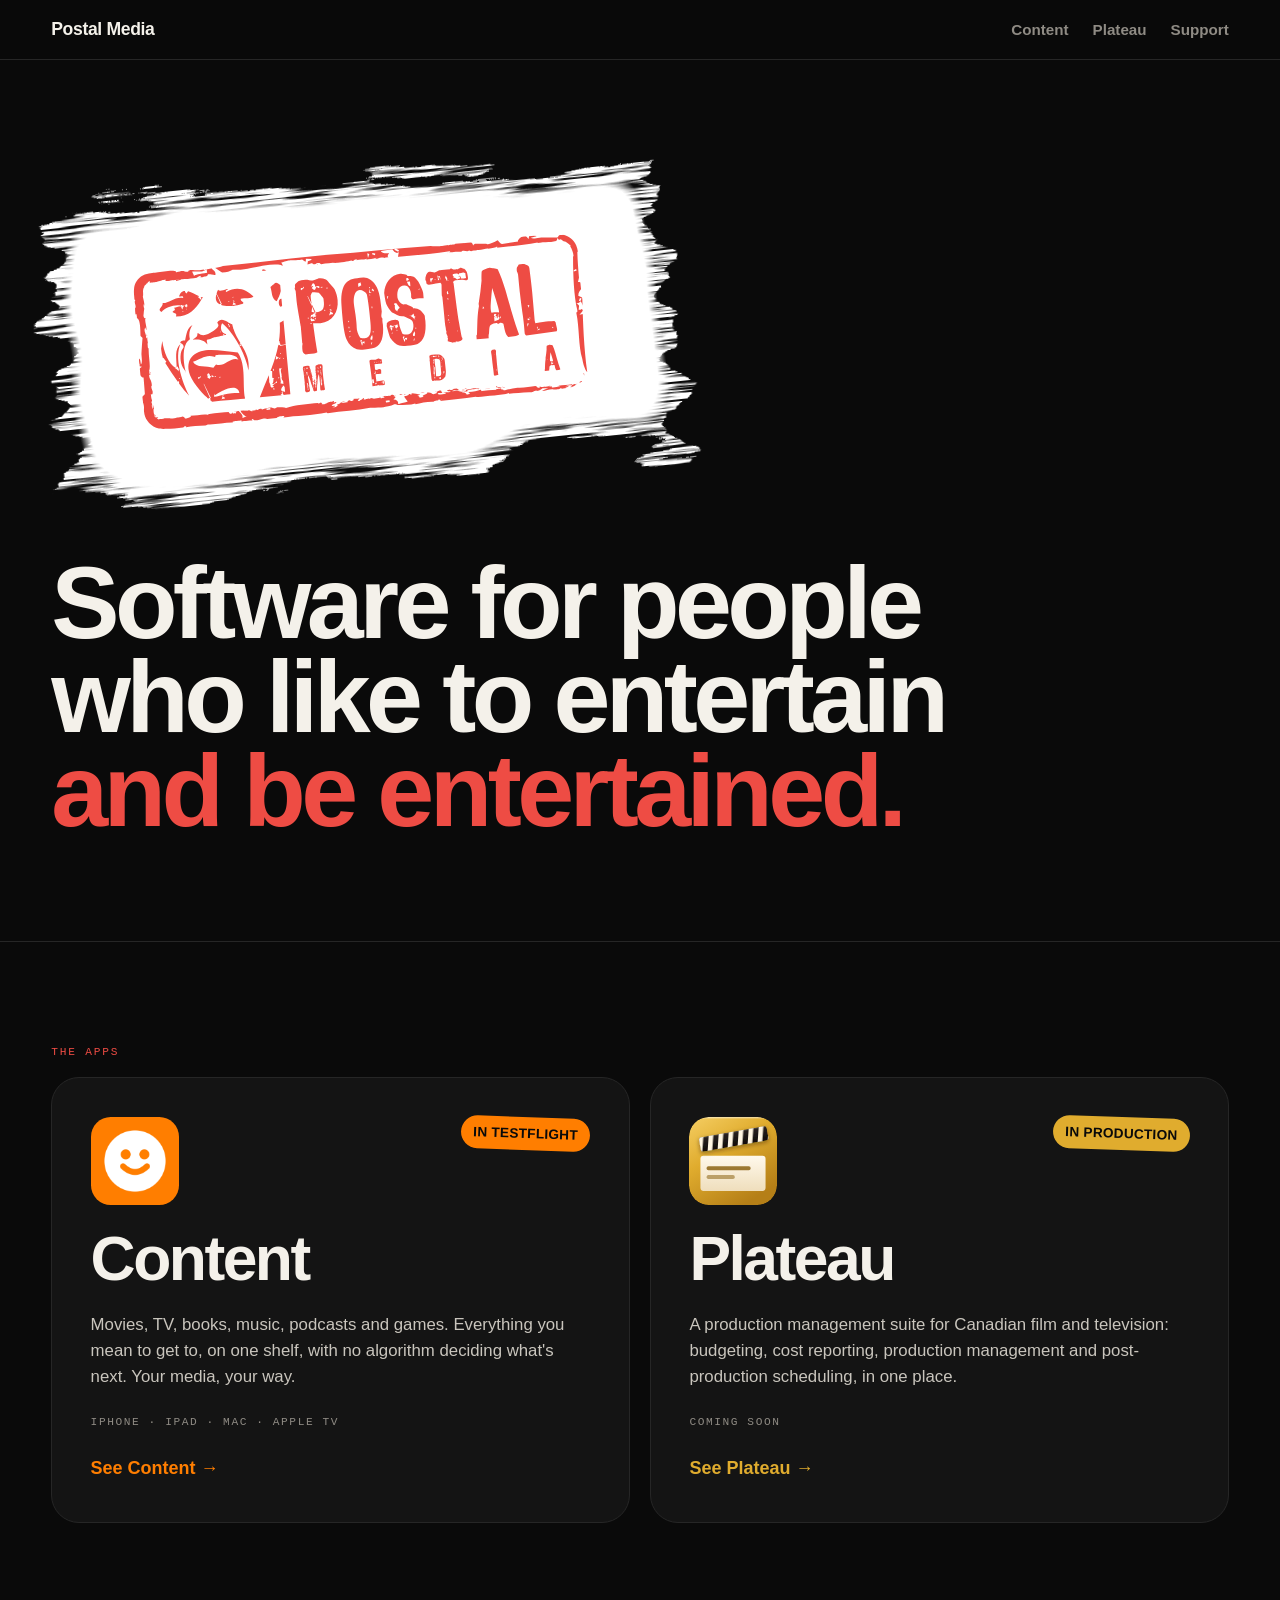
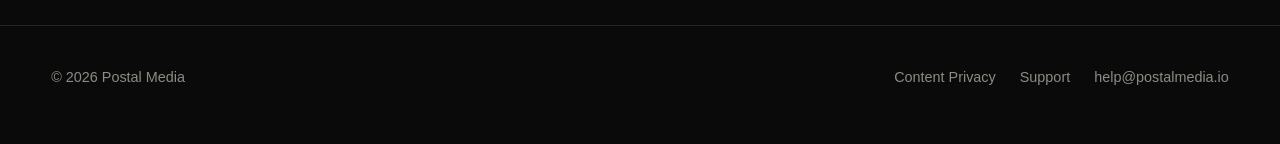
<file: index.html>
<!doctype html>
<html lang="en">
<head>
<meta charset="utf-8">
<meta name="viewport" content="width=device-width, initial-scale=1">
<title>Postal Media</title>
<meta name="description" content="Postal Media is a small studio making software for people who like to entertain and be entertained.">
<link rel="stylesheet" href="/assets/css/site.css">
<link rel="icon" href="/assets/brand/postal-media.svg" type="image/svg+xml">
<meta property="og:title" content="Postal Media">
<meta property="og:description" content="A small studio making software for people who like to entertain and be entertained.">
<meta property="og:type" content="website">
<meta property="og:url" content="https://postalmedia.io/">
</head>
<body>

<header class="masthead">
  <div class="wrap">
    <a class="home" href="/">Postal Media</a>
    <nav>
      <a href="/content/">Content</a>
      <a href="/plateau/">Plateau</a>
      <a href="/support/">Support</a>
    </nav>
  </div>
</header>

<main>

  <section>
    <div class="wrap">
      <div class="stamp-card">
        <!-- The paint the stamp sits on. Drawn rather than photographed:
             a white block pushed around by turbulence for the ragged
             edges, then bitten into by a second, finer noise for the
             dry-brush speckle. It carries no meaning, so it is hidden
             from anyone not looking at it. -->
        <svg class="paint" viewBox="0 0 600 300" preserveAspectRatio="none" aria-hidden="true" focusable="false">
          <defs>
            <filter id="brush" x="-18%" y="-30%" width="136%" height="160%">
              <!-- 1. Ragged edge. The noise is far coarser across than down,
                      so the outline wanders sideways like a dragged brush
                      rather than bobbling evenly like a cloud. -->
              <feTurbulence type="fractalNoise" baseFrequency="0.005 0.038"
                            numOctaves="5" seed="11" result="edgeNoise"/>
              <feDisplacementMap in="SourceGraphic" in2="edgeNoise" scale="64"
                                 xChannelSelector="R" yChannelSelector="G" result="ragged"/>

              <!-- 2. Dry brush. Streaks, not dust: a low horizontal frequency
                      against a high vertical one pulls the noise into long
                      thin runs, which is what a brush low on paint leaves. -->
              <feTurbulence type="fractalNoise" baseFrequency="0.016 0.4"
                            numOctaves="3" seed="5" result="grain"/>
              <!-- A steep slope on purpose. A gentle one leaves the streaks
                   half-transparent, and half-transparent white on black is
                   grey, which reads as a blurred edge rather than a painted
                   one. Paint is either there or it isn't. -->
              <feColorMatrix in="grain" type="matrix" result="streaks"
                             values="0 0 0 0 1
                                     0 0 0 0 1
                                     0 0 0 0 1
                                     6 0 0 0 -2.15"/>
              <feComposite in="ragged" in2="streaks" operator="in" result="bitten"/>

              <!-- 3. Protect the middle. Blurring the shape and then keeping
                      only what stays near-opaque leaves an eroded core, which
                      is laid back over the streaks. Without this the brush
                      eats through the whole swash and the stamp becomes
                      unreadable. The paint has to be paint under the mark
                      and texture only at the edges. -->
              <feGaussianBlur in="ragged" stdDeviation="19" result="soft"/>
              <feColorMatrix in="soft" type="matrix" result="core"
                             values="0 0 0 0 1
                                     0 0 0 0 1
                                     0 0 0 0 1
                                     0 0 0 7 -4.6"/>
              <feComposite in="core" in2="bitten" operator="over"/>
            </filter>
          </defs>
          <rect x="34" y="34" width="532" height="232" fill="#FFFFFF" filter="url(#brush)"/>
        </svg>
        <img class="stamp" src="/assets/brand/postal-media.svg" alt="Postal Media" width="510" height="240">
      </div>
      <h1 class="display" style="margin-top:3rem">
        Software for people who like to entertain
        <span class="accent">and be entertained.</span>
      </h1>
    </div>
  </section>

  <section>
    <div class="wrap">
      <p class="label">The apps</p>
      <div class="roster">

        <a class="card card--content" href="/content/">
          <div class="card__top">
            <img class="card__icon" src="/assets/brand/content-icon.png" alt="" width="1024" height="1024">
            <span class="sticker card__status">In TestFlight</span>
          </div>
          <h2 class="card__name">Content</h2>
          <p class="card__what">
            Movies, TV, books, music, podcasts and games. Everything you mean to get
            to, on one shelf, with no algorithm deciding what's next. Your media, your way.
          </p>
          <p class="card__meta">iPhone · iPad · Mac · Apple TV</p>
          <span class="card__go">See Content →</span>
        </a>

        <a class="card card--plateau" href="/plateau/">
          <div class="card__top">
            <img class="card__icon" src="/assets/brand/plateau-icon.svg" alt="" width="1024" height="1024">
            <span class="sticker card__status">In production</span>
          </div>
          <h2 class="card__name">Plateau</h2>
          <p class="card__what">
            A production management suite for Canadian film and television:
            budgeting, cost reporting, production management and post-production
            scheduling, in one place.
          </p>
          <p class="card__meta">Coming soon</p>
          <span class="card__go">See Plateau →</span>
        </a>

      </div>
    </div>
  </section>

</main>

<footer class="colophon">
  <div class="wrap">
    <span>© 2026 Postal Media</span>
    <span class="spacer"></span>
    <a href="/content/privacy/">Content Privacy</a>
    <a href="/support/">Support</a>
    <a href="mailto:help@postalmedia.io">help@postalmedia.io</a>
  </div>
</footer>

</body>
</html>
</file>
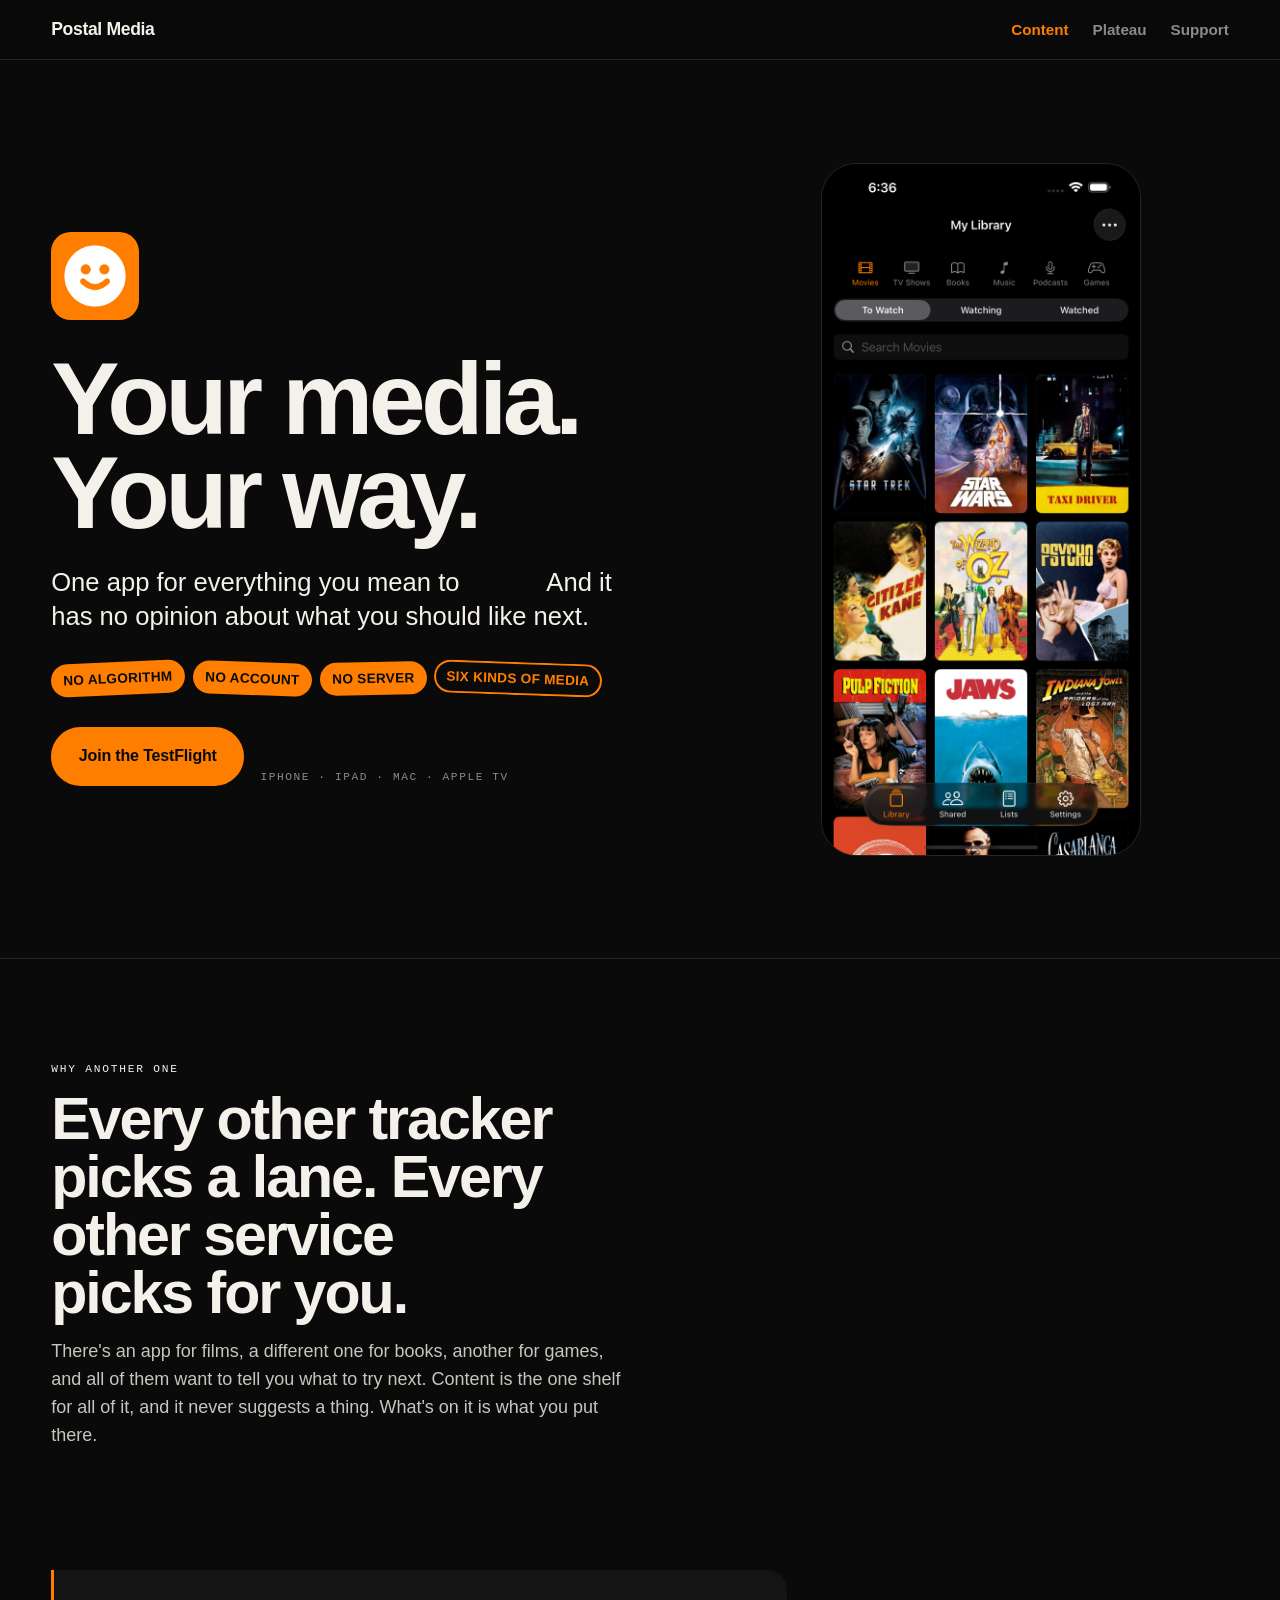
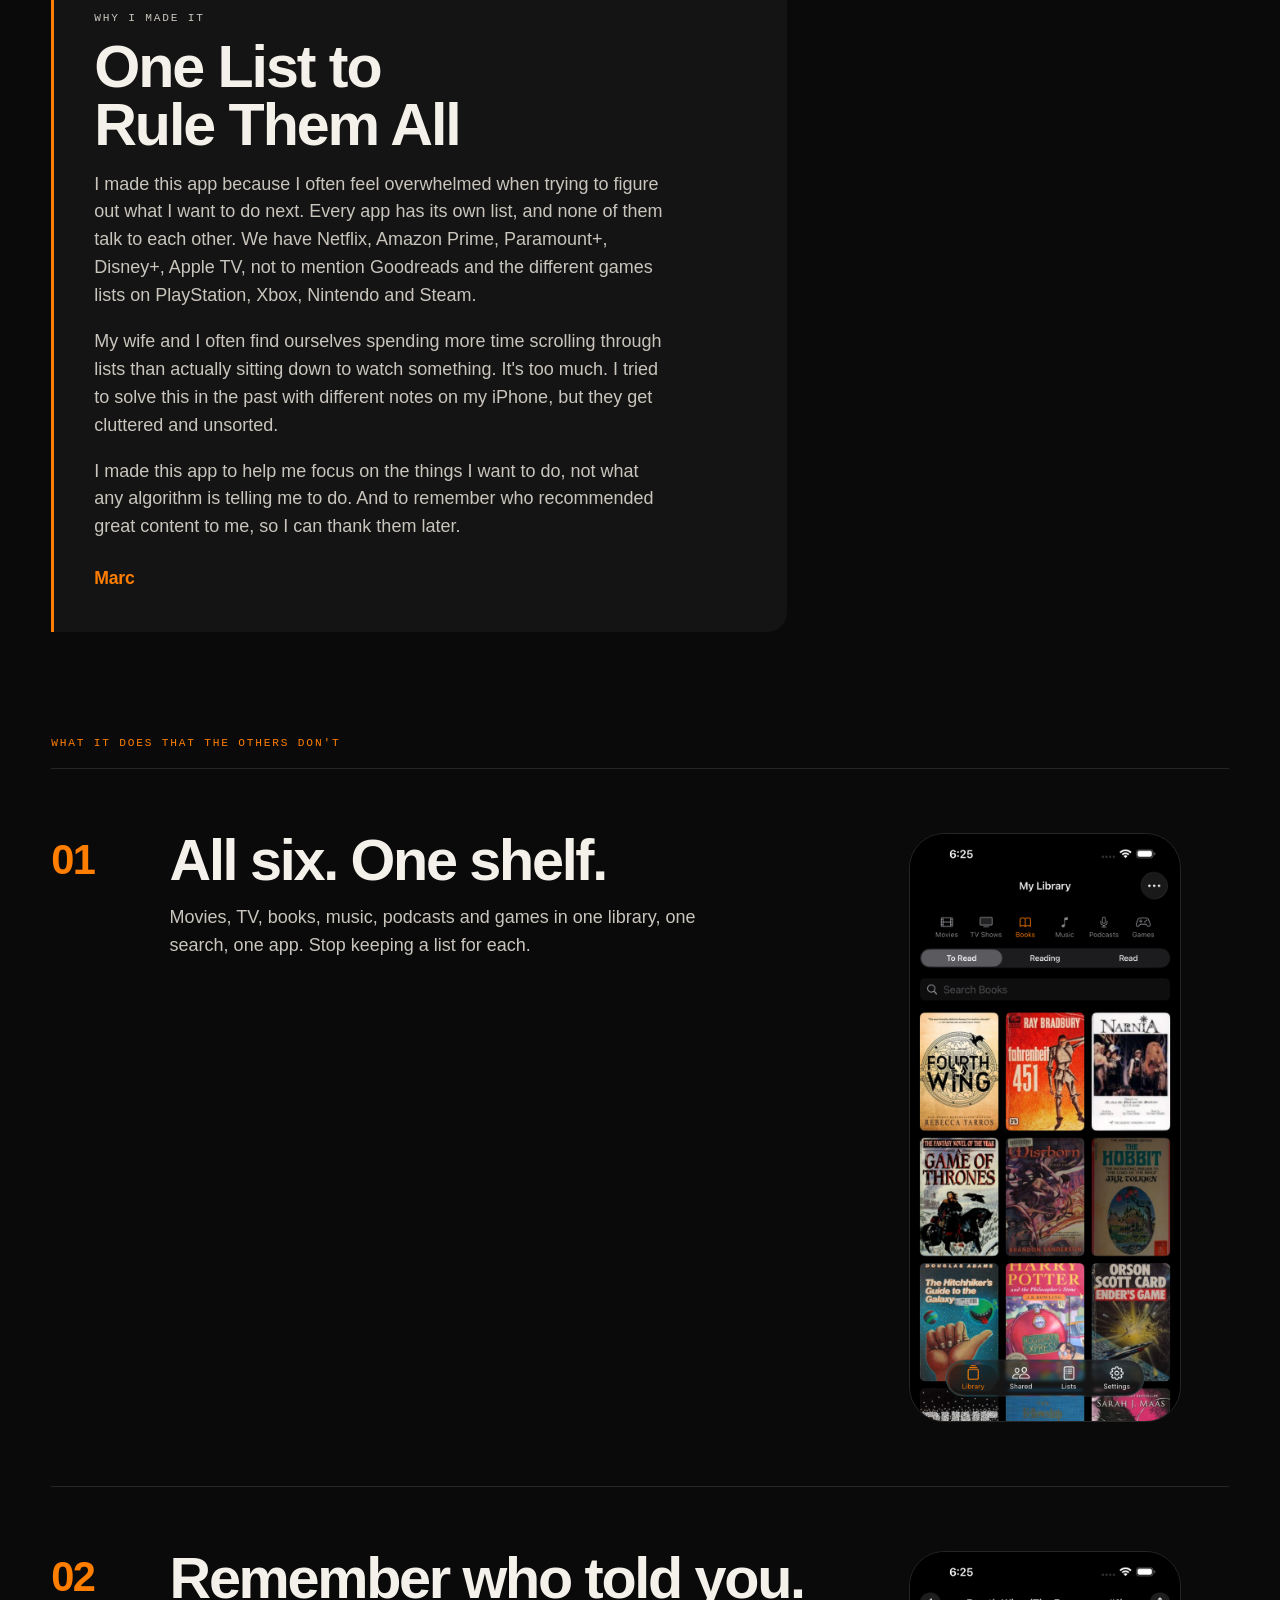
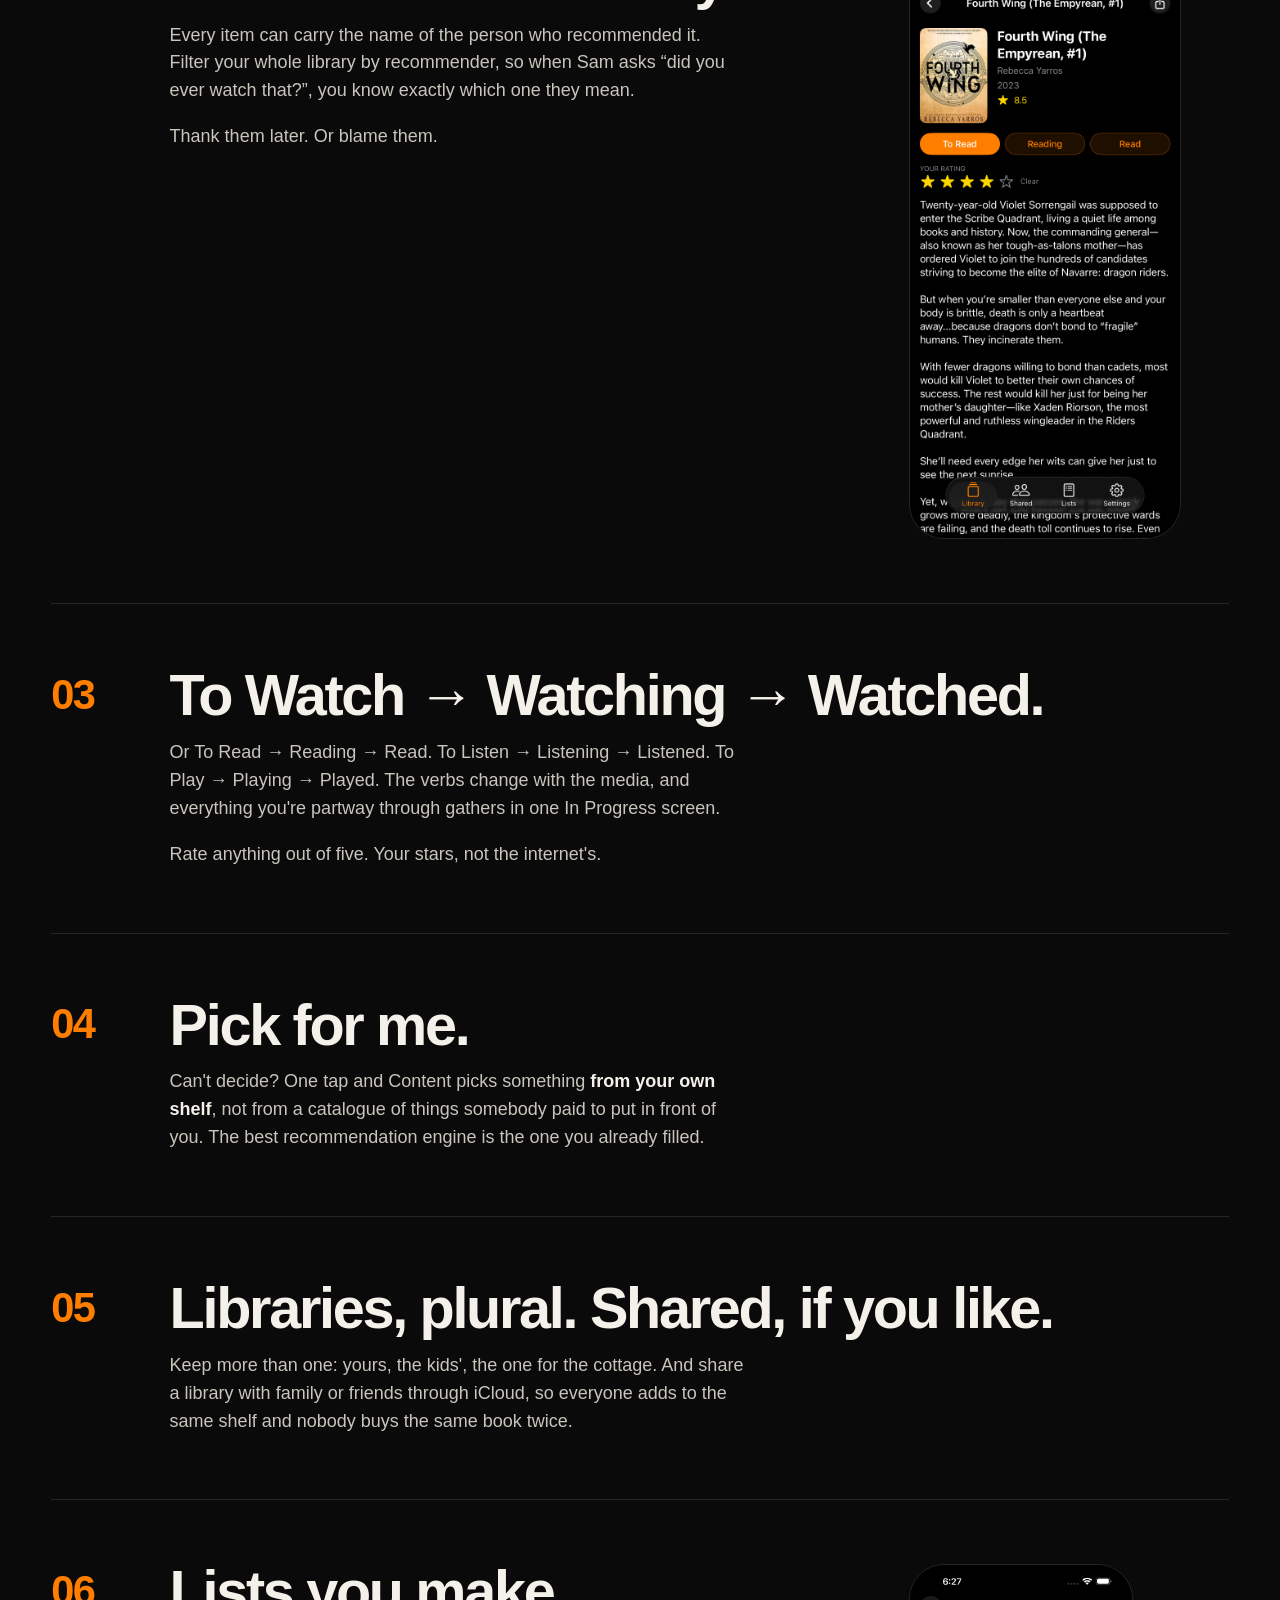
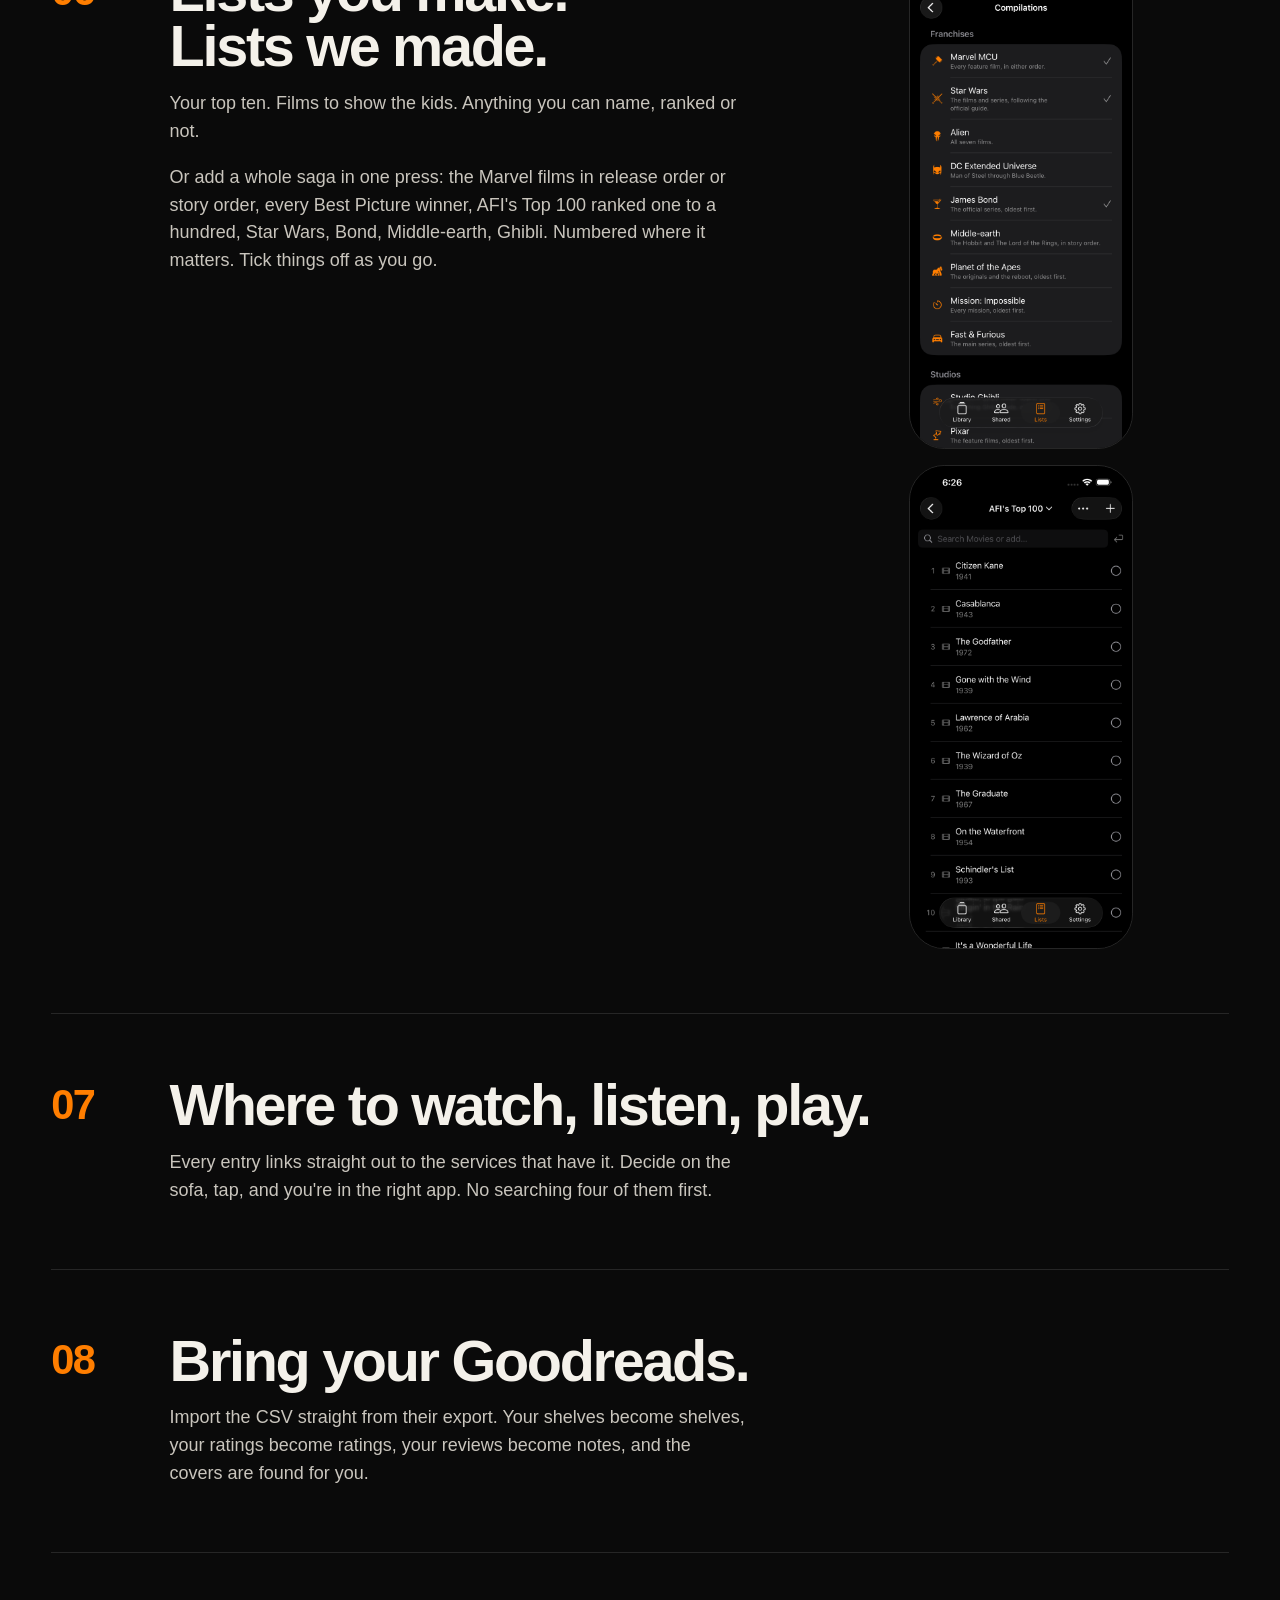
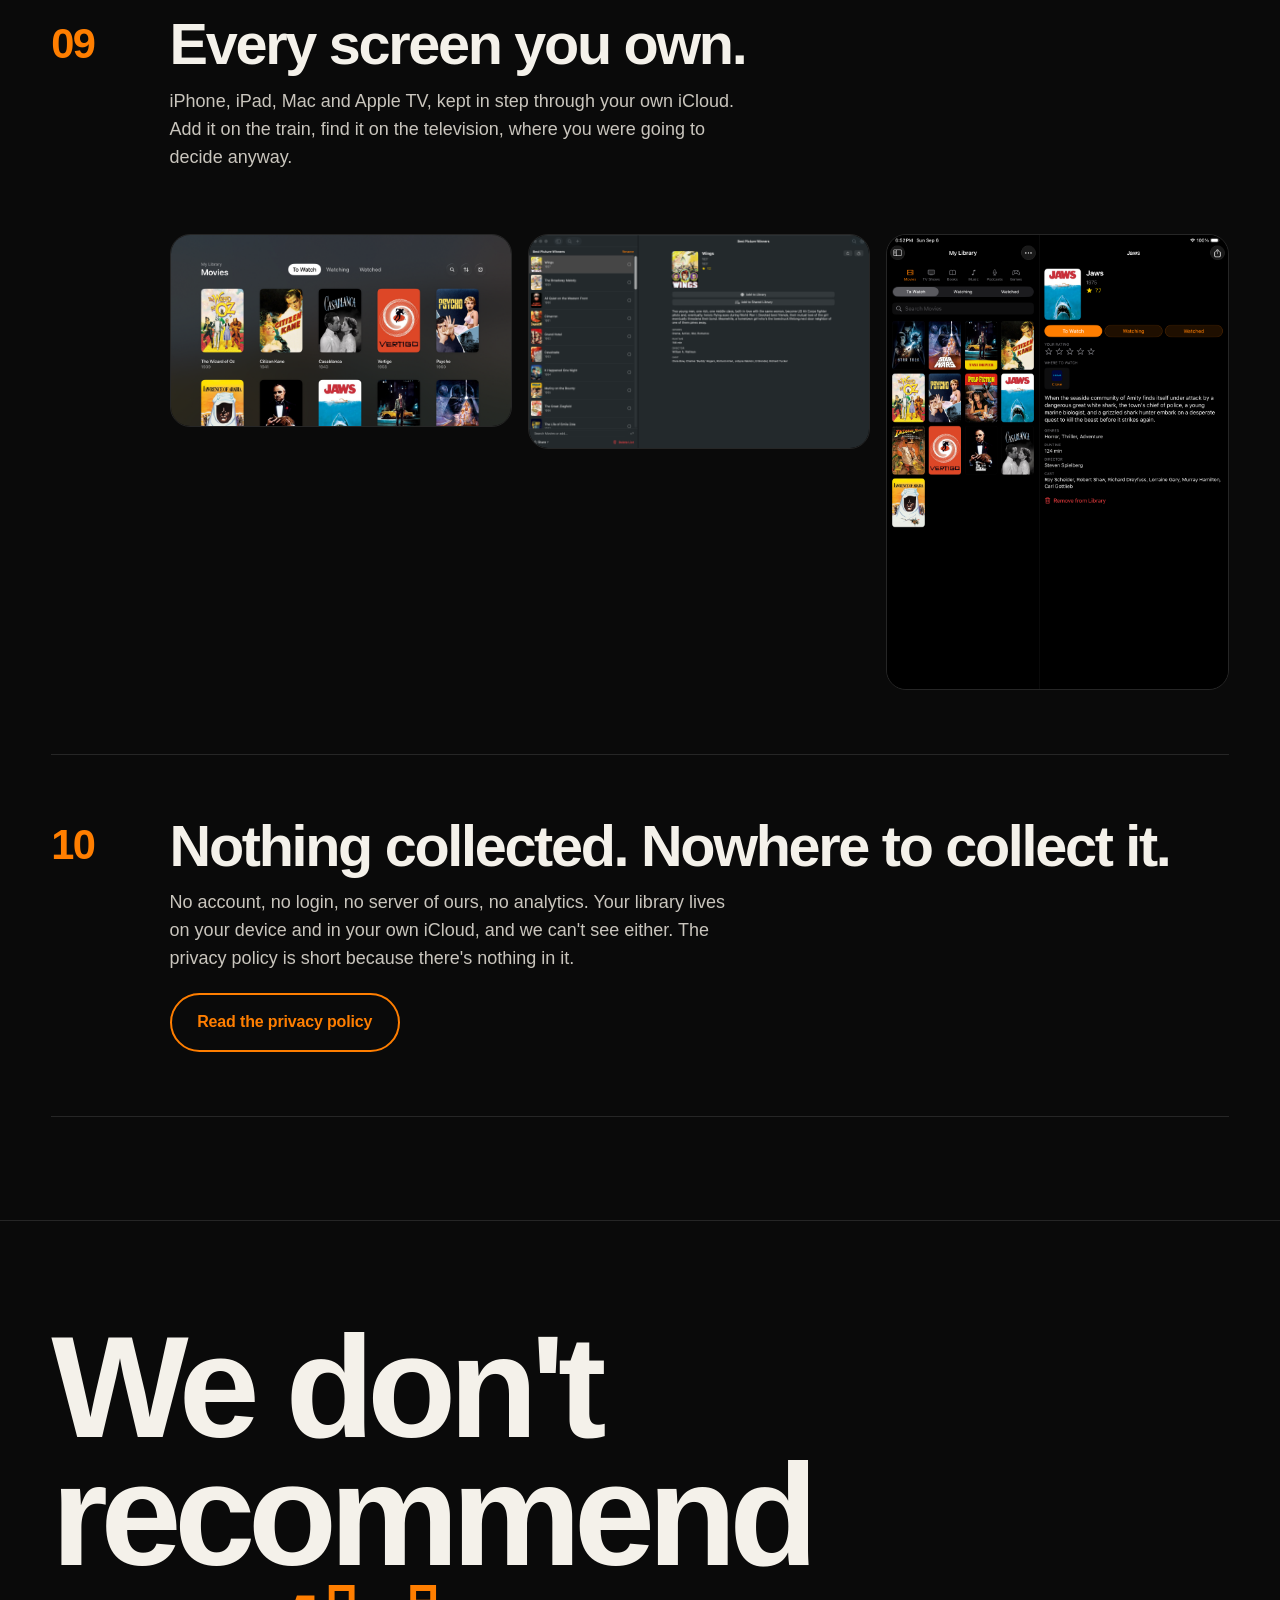
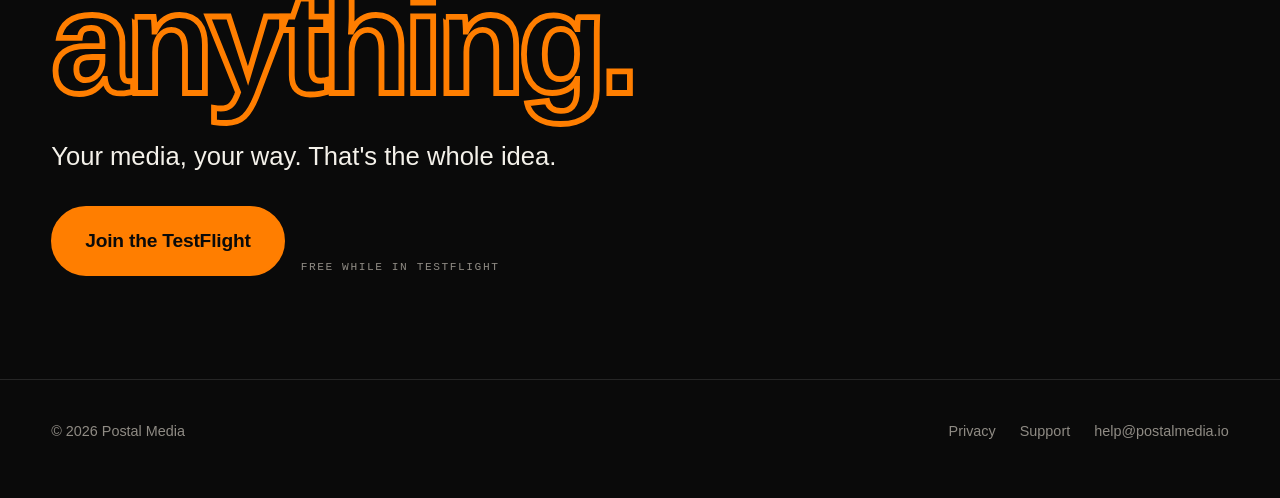
<file: content/index.html>
<!doctype html>
<html lang="en" data-world="content">
<head>
<meta charset="utf-8">
<meta name="viewport" content="width=device-width, initial-scale=1">
<title>Content · Postal Media</title>
<meta name="description" content="Movies, TV, books, music, podcasts and games on one shelf. Track who recommended it, share a library with family, pick for me, ready-made lists, iCloud sync across iPhone, iPad, Mac and Apple TV. No account, no server, no recommendations.">
<link rel="stylesheet" href="/assets/css/site.css">
<link rel="icon" href="/assets/brand/content-icon.png">
<meta property="og:title" content="Content: your media, your way">
<meta property="og:description" content="Six kinds of media on one shelf. No algorithm, no account, no server. We don't recommend anything.">
<meta property="og:url" content="https://postalmedia.io/content/">
</head>
<body>

<header class="masthead">
  <div class="wrap">
    <a class="home" href="/">Postal Media</a>
    <nav>
      <a href="/content/" aria-current="page">Content</a>
      <a href="/plateau/">Plateau</a>
      <a href="/support/">Support</a>
    </nav>
  </div>
</header>

<main>

  <section>
    <div class="wrap">
      <div class="hero">
        <div>
          <img src="/assets/brand/content-icon.png" alt="" width="120" height="120"
               style="width:5.5rem;height:5.5rem;border-radius:22.4%;margin-bottom:2rem">
          <h1 class="display">Your media.<br>Your way.</h1>
          <p class="lede" style="margin-top:1.5rem">
            One app for everything you mean to
            <span class="cycle" aria-label="watch, read, hear and play"><span>watch.</span><span>read.</span><span>hear.</span><span>play.</span></span>
            And it has no opinion about what you should like next.
          </p>
          <ul class="stickers" style="margin-top:1.75rem" aria-label="In short">
            <li class="sticker">No algorithm</li>
            <li class="sticker">No account</li>
            <li class="sticker">No server</li>
            <li class="sticker sticker--ghost">Six kinds of media</li>
          </ul>
          <div class="actions">
            <a class="btn" href="/support/">Join the TestFlight</a>
            <span class="card__meta">iPhone · iPad · Mac · Apple TV</span>
          </div>
        </div>
        <div>
          <img class="shot shot--phone hero__shot" src="/assets/img/iphone-06-movies.png"
               alt="Content on iPhone showing a shelf of film posters" width="1320" height="2868">
        </div>
      </div>
    </div>
  </section>

  <section>
    <div class="wrap">
      <div class="prose">
        <p class="label">Why another one</p>
        <h2 class="display display--sm">Every other tracker picks a lane. Every other service picks for you.</h2>
        <p>
          There's an app for films, a different one for books, another for games, and
          all of them want to tell you what to try next. Content is the one shelf for
          all of it, and it never suggests a thing. What's on it is what you put there.
        </p>
      </div>
    </div>
  </section>

  <section class="note-band">
    <div class="wrap">
      <div class="note">
        <p class="label">Why I made it</p>
        <h2 class="display display--sm">One List to Rule Them All</h2>
        <p>
          I made this app because I often feel overwhelmed when trying to figure out
          what I want to do next. Every app has its own list, and none of them talk to
          each other. We have Netflix, Amazon Prime, Paramount+, Disney+, Apple TV, not
          to mention Goodreads and the different games lists on PlayStation, Xbox,
          Nintendo and Steam.
        </p>
        <p>
          My wife and I often find ourselves spending more time scrolling through lists
          than actually sitting down to watch something. It's too much. I tried to solve
          this in the past with different notes on my iPhone, but they get cluttered and
          unsorted.
        </p>
        <p>
          I made this app to help me focus on the things I want to do, not what any
          algorithm is telling me to do. And to remember who recommended great content
          to me, so I can thank them later.
        </p>
        <p class="signature">Marc</p>
      </div>
    </div>
  </section>

  <section style="padding-top:0;border-top:0">
    <div class="wrap">
      <p class="label">What it does that the others don't</p>
      <div class="index">

        <div class="idx idx--shot">
          <div class="idx__n">01</div>
          <div>
            <h3>All six. One shelf.</h3>
            <p>
              Movies, TV, books, music, podcasts and games in one library, one search,
              one app. Stop keeping a list for each.
            </p>
          </div>
          <div class="idx__shot">
            <img class="shot shot--phone" src="/assets/img/iphone-01-library-books.png"
                 alt="A shelf of book covers in Content" width="1320" height="2868">
          </div>
        </div>

        <div class="idx idx--shot">
          <div class="idx__n">02</div>
          <div>
            <h3>Remember who told you.</h3>
            <p>
              Every item can carry the name of the person who recommended it. Filter your
              whole library by recommender, so when Sam asks “did you ever watch
              that?”, you know exactly which one they mean.
            </p>
            <p>Thank them later. Or blame them.</p>
          </div>
          <div class="idx__shot">
            <img class="shot shot--phone" src="/assets/img/iphone-02-detail.png"
                 alt="A book's detail screen showing status, rating and who recommended it" width="1320" height="2868">
          </div>
        </div>

        <div class="idx">
          <div class="idx__n">03</div>
          <div>
            <h3>To Watch → Watching → Watched.</h3>
            <p>
              Or To Read → Reading → Read. To Listen → Listening → Listened. To Play →
              Playing → Played. The verbs change with the media, and everything you're
              partway through gathers in one In Progress screen.
            </p>
            <p>Rate anything out of five. Your stars, not the internet's.</p>
          </div>
        </div>

        <div class="idx">
          <div class="idx__n">04</div>
          <div>
            <h3>Pick for me.</h3>
            <p>
              Can't decide? One tap and Content picks something <strong>from your own
              shelf</strong>, not from a catalogue of things somebody paid to put in
              front of you. The best recommendation engine is the one you already filled.
            </p>
          </div>
        </div>

        <div class="idx">
          <div class="idx__n">05</div>
          <div>
            <h3>Libraries, plural. Shared, if you like.</h3>
            <p>
              Keep more than one: yours, the kids', the one for the cottage. And share a
              library with family or friends through iCloud, so everyone adds to the
              same shelf and nobody buys the same book twice.
            </p>
          </div>
        </div>

        <div class="idx idx--shot">
          <div class="idx__n">06</div>
          <div>
            <h3>Lists you make. Lists we made.</h3>
            <p>
              Your top ten. Films to show the kids. Anything you can name, ranked or not.
            </p>
            <p>
              Or add a whole saga in one press: the Marvel films in release order or story
              order, every Best Picture winner, AFI's Top 100 ranked one to a hundred,
              Star Wars, Bond, Middle-earth, Ghibli. Numbered where it matters. Tick
              things off as you go.
            </p>
          </div>
          <div class="idx__shot idx__shot--row">
            <img class="shot shot--phone" src="/assets/img/iphone-05-compilations.png"
                 alt="The ready-made compilations in Content" width="1320" height="2868">
            <img class="shot shot--phone" src="/assets/img/iphone-04-afi.png"
                 alt="AFI's Top 100 as a numbered list" width="1320" height="2868">
          </div>
        </div>

        <div class="idx">
          <div class="idx__n">07</div>
          <div>
            <h3>Where to watch, listen, play.</h3>
            <p>
              Every entry links straight out to the services that have it. Decide on the
              sofa, tap, and you're in the right app. No searching four of them first.
            </p>
          </div>
        </div>

        <div class="idx">
          <div class="idx__n">08</div>
          <div>
            <h3>Bring your Goodreads.</h3>
            <p>
              Import the CSV straight from their export. Your shelves become shelves, your
              ratings become ratings, your reviews become notes, and the covers are found
              for you.
            </p>
          </div>
        </div>

        <div class="idx">
          <div class="idx__n">09</div>
          <div>
            <h3>Every screen you own.</h3>
            <p>
              iPhone, iPad, Mac and Apple TV, kept in step through your own iCloud. Add
              it on the train, find it on the television, where you were going to decide
              anyway.
            </p>
          </div>
          <div class="idx__shot idx__shot--wide">
            <div class="grid-shots">
              <img class="shot" src="/assets/img/appletv.png" alt="Content on Apple TV" width="3840" height="2160">
              <img class="shot" src="/assets/img/mac.png" alt="Content on Mac" width="2880" height="1800">
              <img class="shot" src="/assets/img/ipad.png" alt="Content on iPad" width="2064" height="2752" style="width:100%;max-width:22rem">
            </div>
          </div>
        </div>

        <div class="idx">
          <div class="idx__n">10</div>
          <div>
            <h3>Nothing collected. Nowhere to collect it.</h3>
            <p>
              No account, no login, no server of ours, no analytics. Your library lives on
              your device and in your own iCloud, and we can't see either. The privacy
              policy is short because there's nothing in it.
            </p>
            <p style="margin-top:1.25rem"><a class="btn btn--ghost" href="/content/privacy/">Read the privacy policy</a></p>
          </div>
        </div>

      </div>
    </div>
  </section>

  <section class="closer">
    <div class="wrap">
      <h2 class="display display--xl">We don't recommend <span class="outline">anything.</span></h2>
      <p class="lede">Your media, your way. That's the whole idea.</p>
      <div class="actions">
        <a class="btn btn--lg" href="/support/">Join the TestFlight</a>
        <span class="card__meta">Free while in TestFlight</span>
      </div>
    </div>
  </section>

</main>

<footer class="colophon">
  <div class="wrap">
    <span>© 2026 Postal Media</span>
    <span class="spacer"></span>
    <a href="/content/privacy/">Privacy</a>
    <a href="/support/">Support</a>
    <a href="mailto:help@postalmedia.io">help@postalmedia.io</a>
  </div>
</footer>

</body>
</html>
</file>
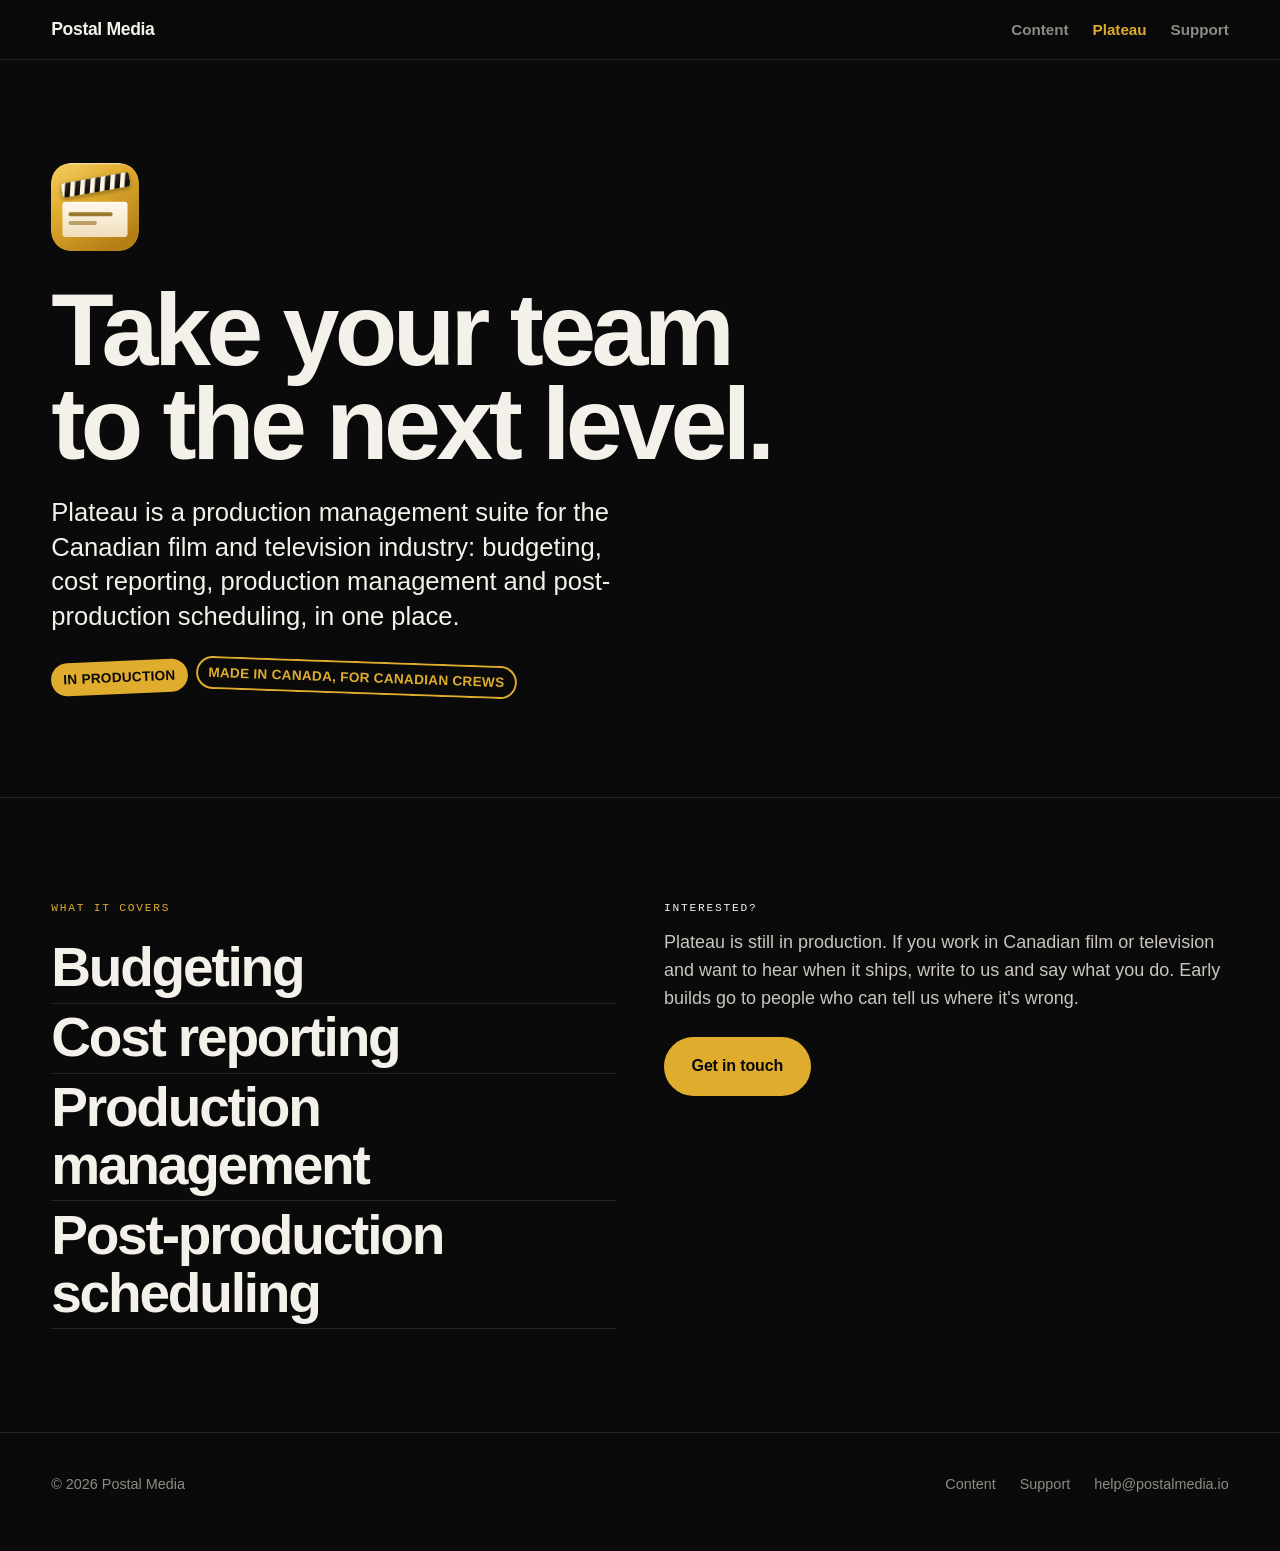
<file: plateau/index.html>
<!doctype html>
<html lang="en" data-world="plateau">
<head>
<meta charset="utf-8">
<meta name="viewport" content="width=device-width, initial-scale=1">
<title>Plateau · Postal Media</title>
<meta name="description" content="A production management suite for the Canadian film and television industry: budgeting, cost reporting, production management and post-production scheduling.">
<link rel="stylesheet" href="/assets/css/site.css">
<link rel="icon" href="/assets/brand/plateau-icon.svg" type="image/svg+xml">
<meta property="og:title" content="Plateau: production management for film and television">
<meta property="og:description" content="Budgeting, cost reporting, production management and post-production scheduling, in one place.">
<meta property="og:url" content="https://postalmedia.io/plateau/">
</head>
<body>

<header class="masthead">
  <div class="wrap">
    <a class="home" href="/">Postal Media</a>
    <nav>
      <a href="/content/">Content</a>
      <a href="/plateau/" aria-current="page">Plateau</a>
      <a href="/support/">Support</a>
    </nav>
  </div>
</header>

<main>

  <section>
    <div class="wrap">
      <img src="/assets/brand/plateau-icon.svg" alt="" width="120" height="120"
           style="width:5.5rem;height:5.5rem;border-radius:22.4%;margin-bottom:2rem">
      <h1 class="display">Take your team to the next level.</h1>
      <p class="lede" style="margin-top:1.5rem">
        Plateau is a production management suite for the Canadian film and television
        industry: budgeting, cost reporting, production management and post-production
        scheduling, in one place.
      </p>
      <ul class="stickers" style="margin-top:1.75rem" aria-label="Status">
        <li class="sticker">In production</li>
        <li class="sticker sticker--ghost">Made in Canada, for Canadian crews</li>
      </ul>
    </div>
  </section>

  <section>
    <div class="wrap">
      <div class="feature feature--top">
        <div>
          <p class="label">What it covers</p>
          <ul class="bigwords">
            <li>Budgeting</li>
            <li>Cost reporting</li>
            <li>Production management</li>
            <li>Post-production scheduling</li>
          </ul>
        </div>
        <div class="prose">
          <p class="label">Interested?</p>
          <p>
            Plateau is still in production. If you work in Canadian film or television
            and want to hear when it ships, write to us and say what you do. Early
            builds go to people who can tell us where it's wrong.
          </p>
          <p style="margin-top:1.5rem">
            <a class="btn" href="mailto:help@postalmedia.io?subject=Plateau">Get in touch</a>
          </p>
        </div>
      </div>
    </div>
  </section>

</main>

<footer class="colophon">
  <div class="wrap">
    <span>© 2026 Postal Media</span>
    <span class="spacer"></span>
    <a href="/content/">Content</a>
    <a href="/support/">Support</a>
    <a href="mailto:help@postalmedia.io">help@postalmedia.io</a>
  </div>
</footer>

</body>
</html>
</file>
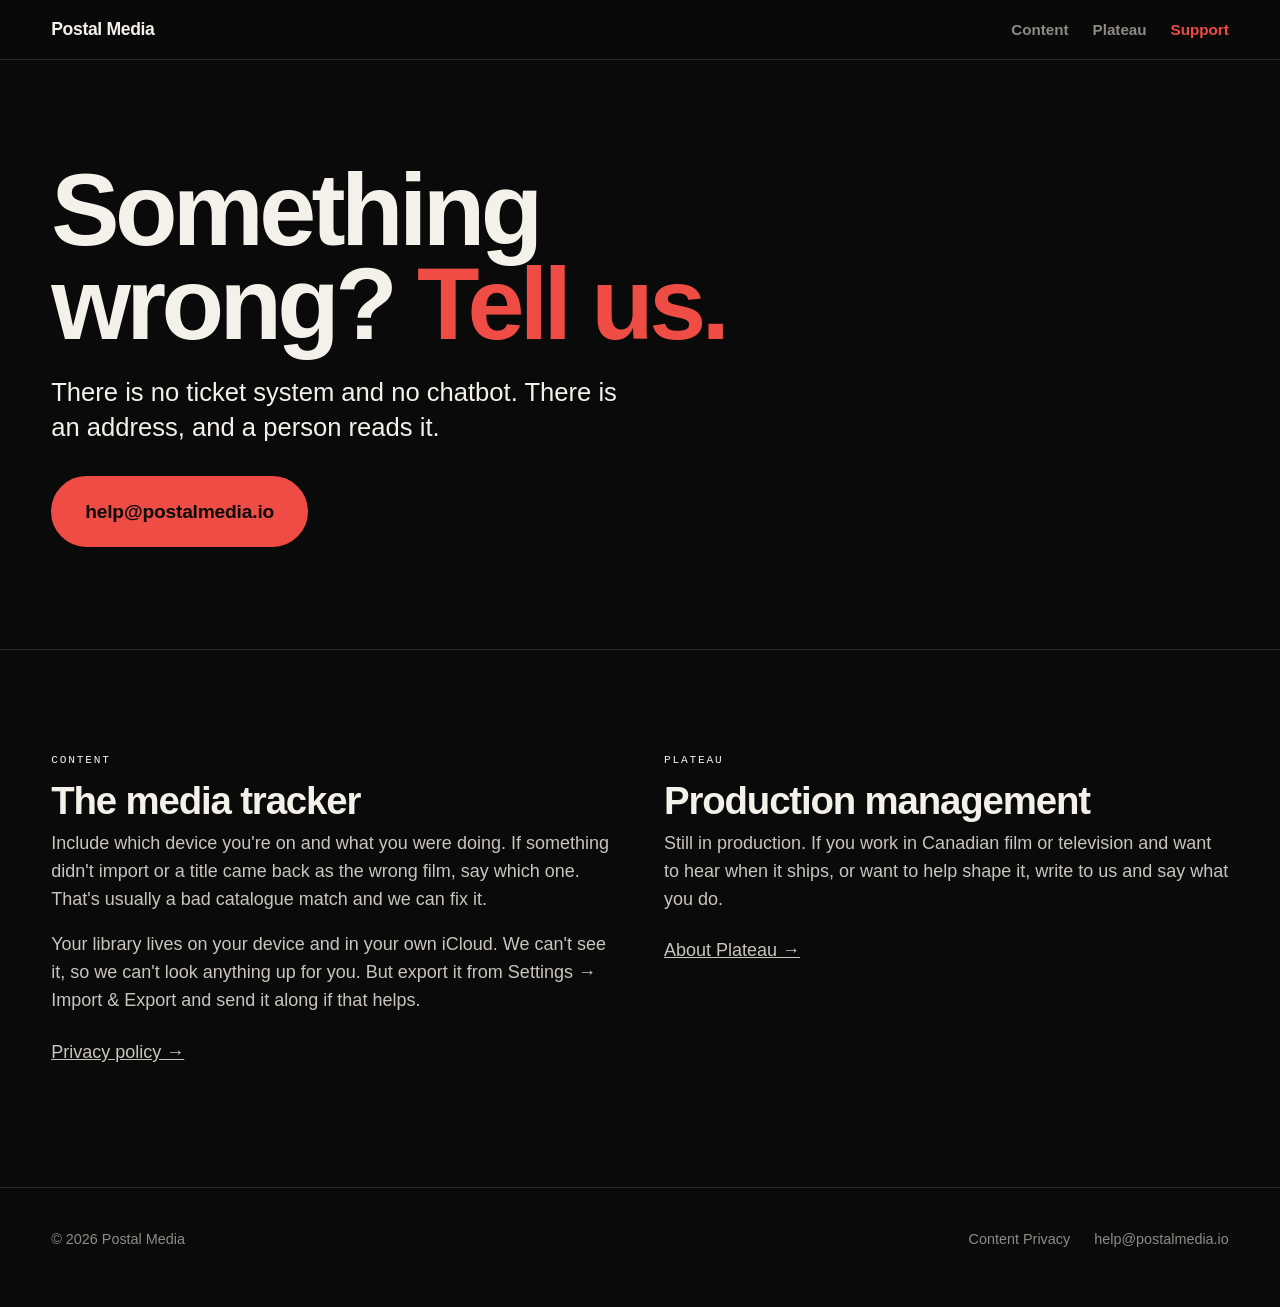
<file: support/index.html>
<!doctype html>
<html lang="en">
<head>
<meta charset="utf-8">
<meta name="viewport" content="width=device-width, initial-scale=1">
<title>Support · Postal Media</title>
<meta name="description" content="Support for Content and Plateau. Write to help@postalmedia.io.">
<link rel="stylesheet" href="/assets/css/site.css">
<link rel="icon" href="/assets/brand/postal-media.svg" type="image/svg+xml">
<meta property="og:title" content="Support · Postal Media">
<meta property="og:url" content="https://postalmedia.io/support/">
</head>
<body>

<header class="masthead">
  <div class="wrap">
    <a class="home" href="/">Postal Media</a>
    <nav>
      <a href="/content/">Content</a>
      <a href="/plateau/">Plateau</a>
      <a href="/support/" aria-current="page">Support</a>
    </nav>
  </div>
</header>

<main>

  <section>
    <div class="wrap">
      <h1 class="display">Something wrong? <span class="accent">Tell us.</span></h1>
      <p class="lede" style="margin-top:1.5rem">
        There is no ticket system and no chatbot. There is an address, and a person
        reads it.
      </p>
      <div class="actions">
        <a class="btn btn--lg" href="mailto:help@postalmedia.io">help@postalmedia.io</a>
      </div>
    </div>
  </section>

  <section>
    <div class="wrap">
      <div class="feature feature--top">

        <div class="prose">
          <p class="label">Content</p>
          <h3>The media tracker</h3>
          <p>
            Include which device you're on and what you were doing. If something
            didn't import or a title came back as the wrong film, say which one.
            That's usually a bad catalogue match and we can fix it.
          </p>
          <p>
            Your library lives on your device and in your own iCloud. We can't see it,
            so we can't look anything up for you. But export it from
            Settings → Import &amp; Export and send it along if that helps.
          </p>
          <p style="margin-top:1.5rem">
            <a href="/content/privacy/">Privacy policy →</a>
          </p>
        </div>

        <div class="prose">
          <p class="label">Plateau</p>
          <h3>Production management</h3>
          <p>
            Still in production. If you work in Canadian film or television and want
            to hear when it ships, or want to help shape it, write to us and say
            what you do.
          </p>
          <p style="margin-top:1.5rem">
            <a href="/plateau/">About Plateau →</a>
          </p>
        </div>

      </div>
    </div>
  </section>

</main>

<footer class="colophon">
  <div class="wrap">
    <span>© 2026 Postal Media</span>
    <span class="spacer"></span>
    <a href="/content/privacy/">Content Privacy</a>
    <a href="mailto:help@postalmedia.io">help@postalmedia.io</a>
  </div>
</footer>

</body>
</html>
</file>
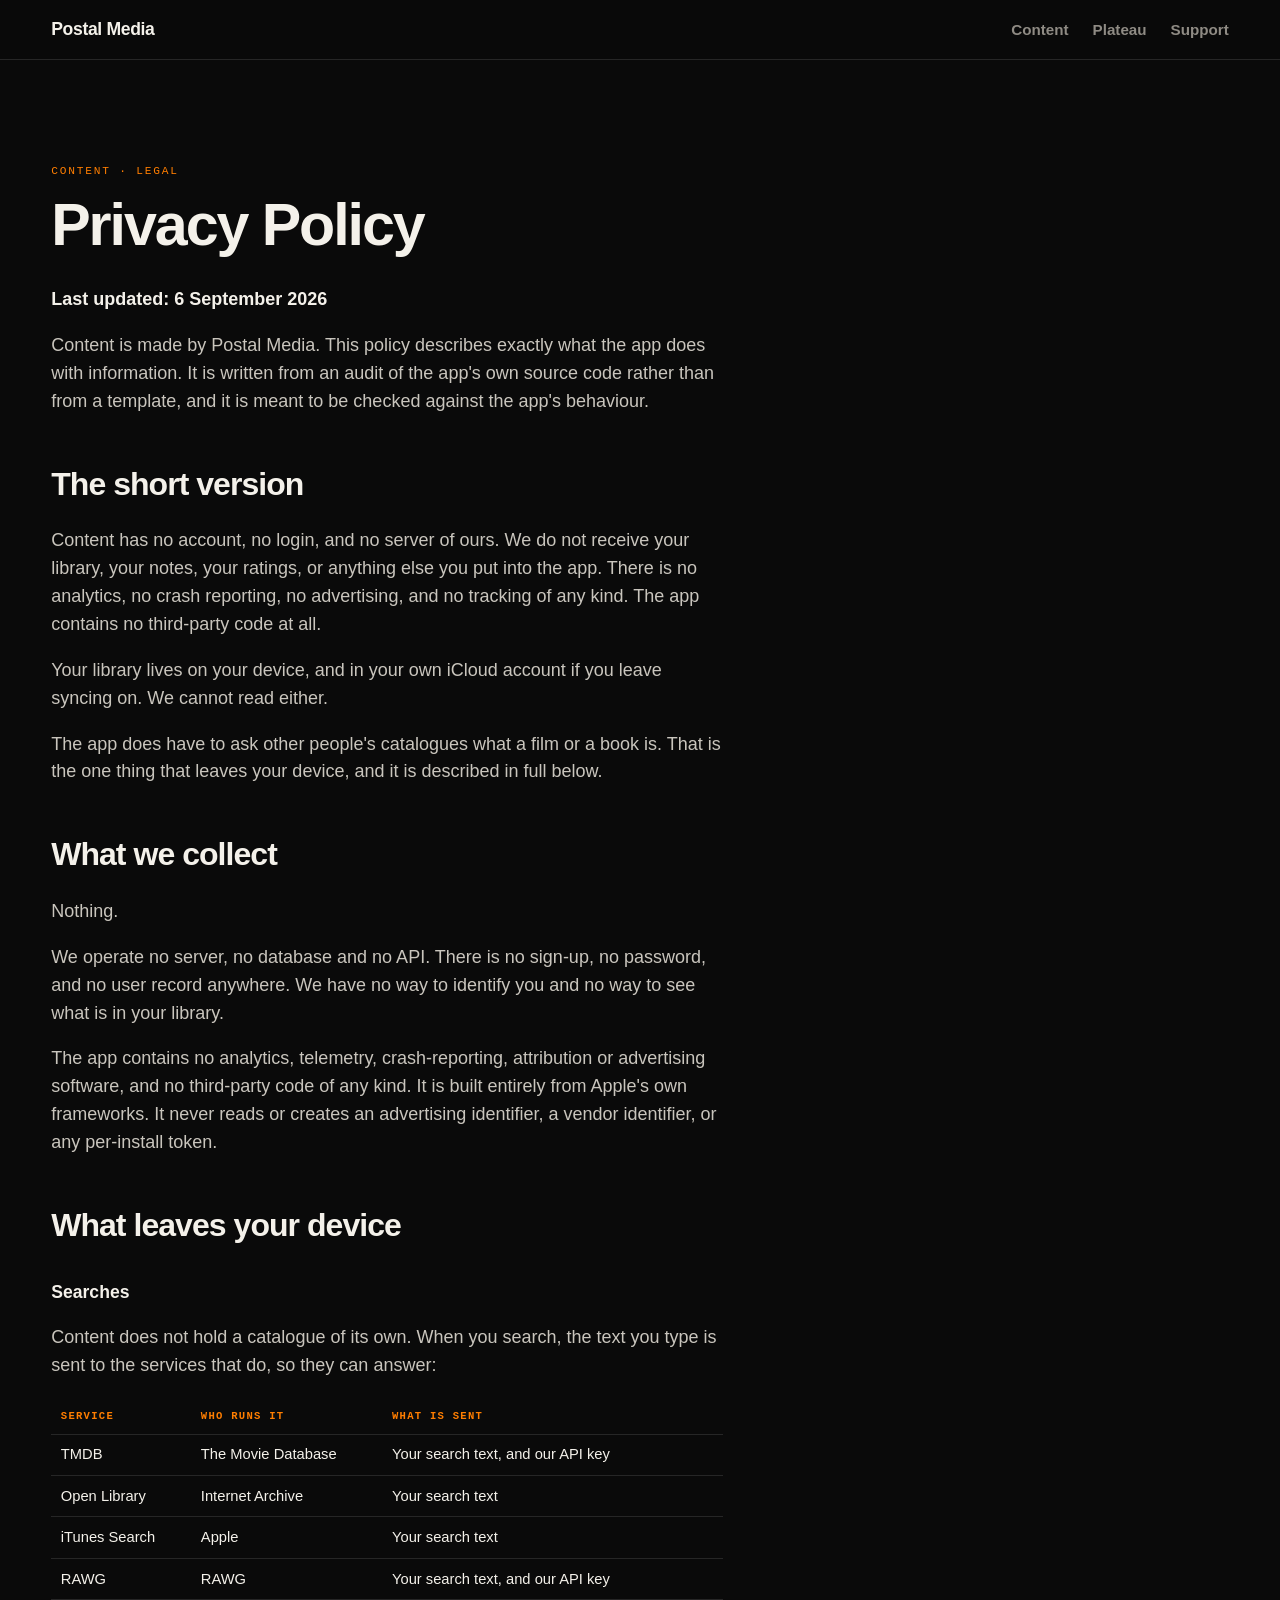
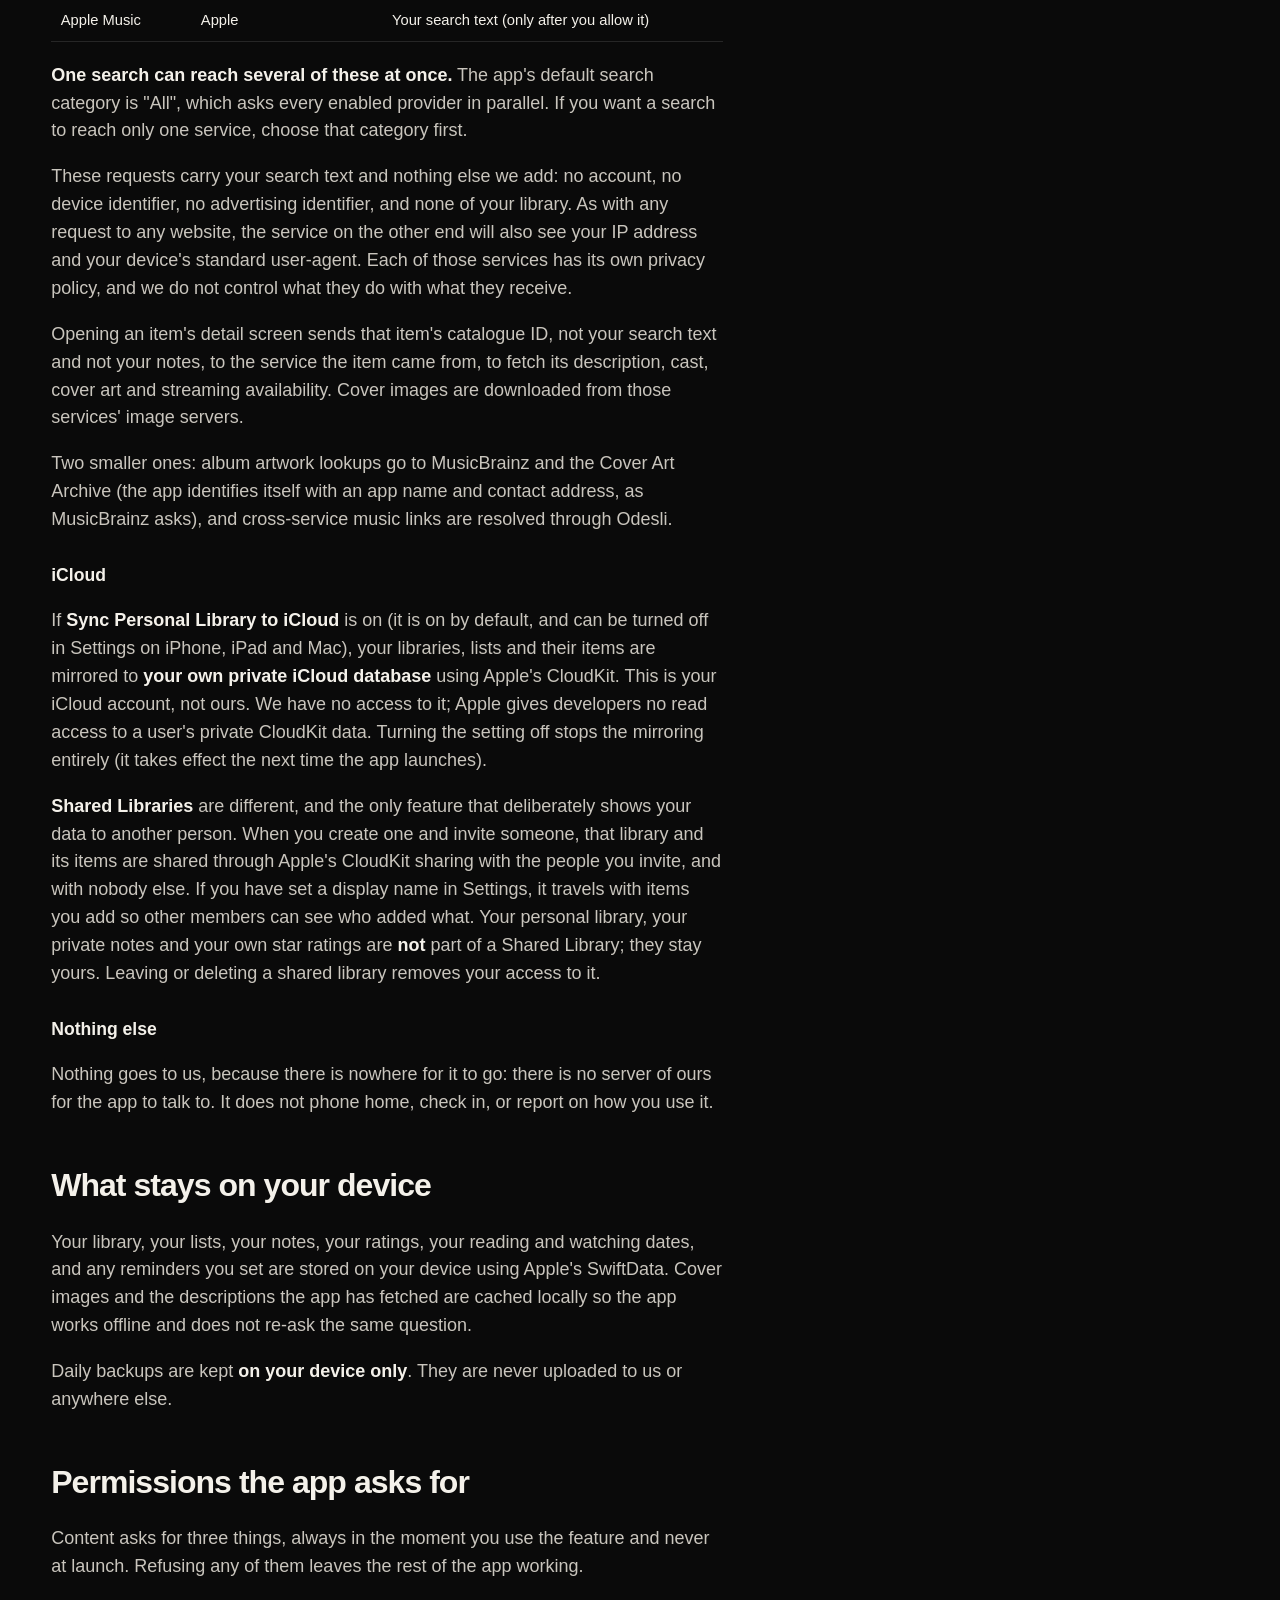
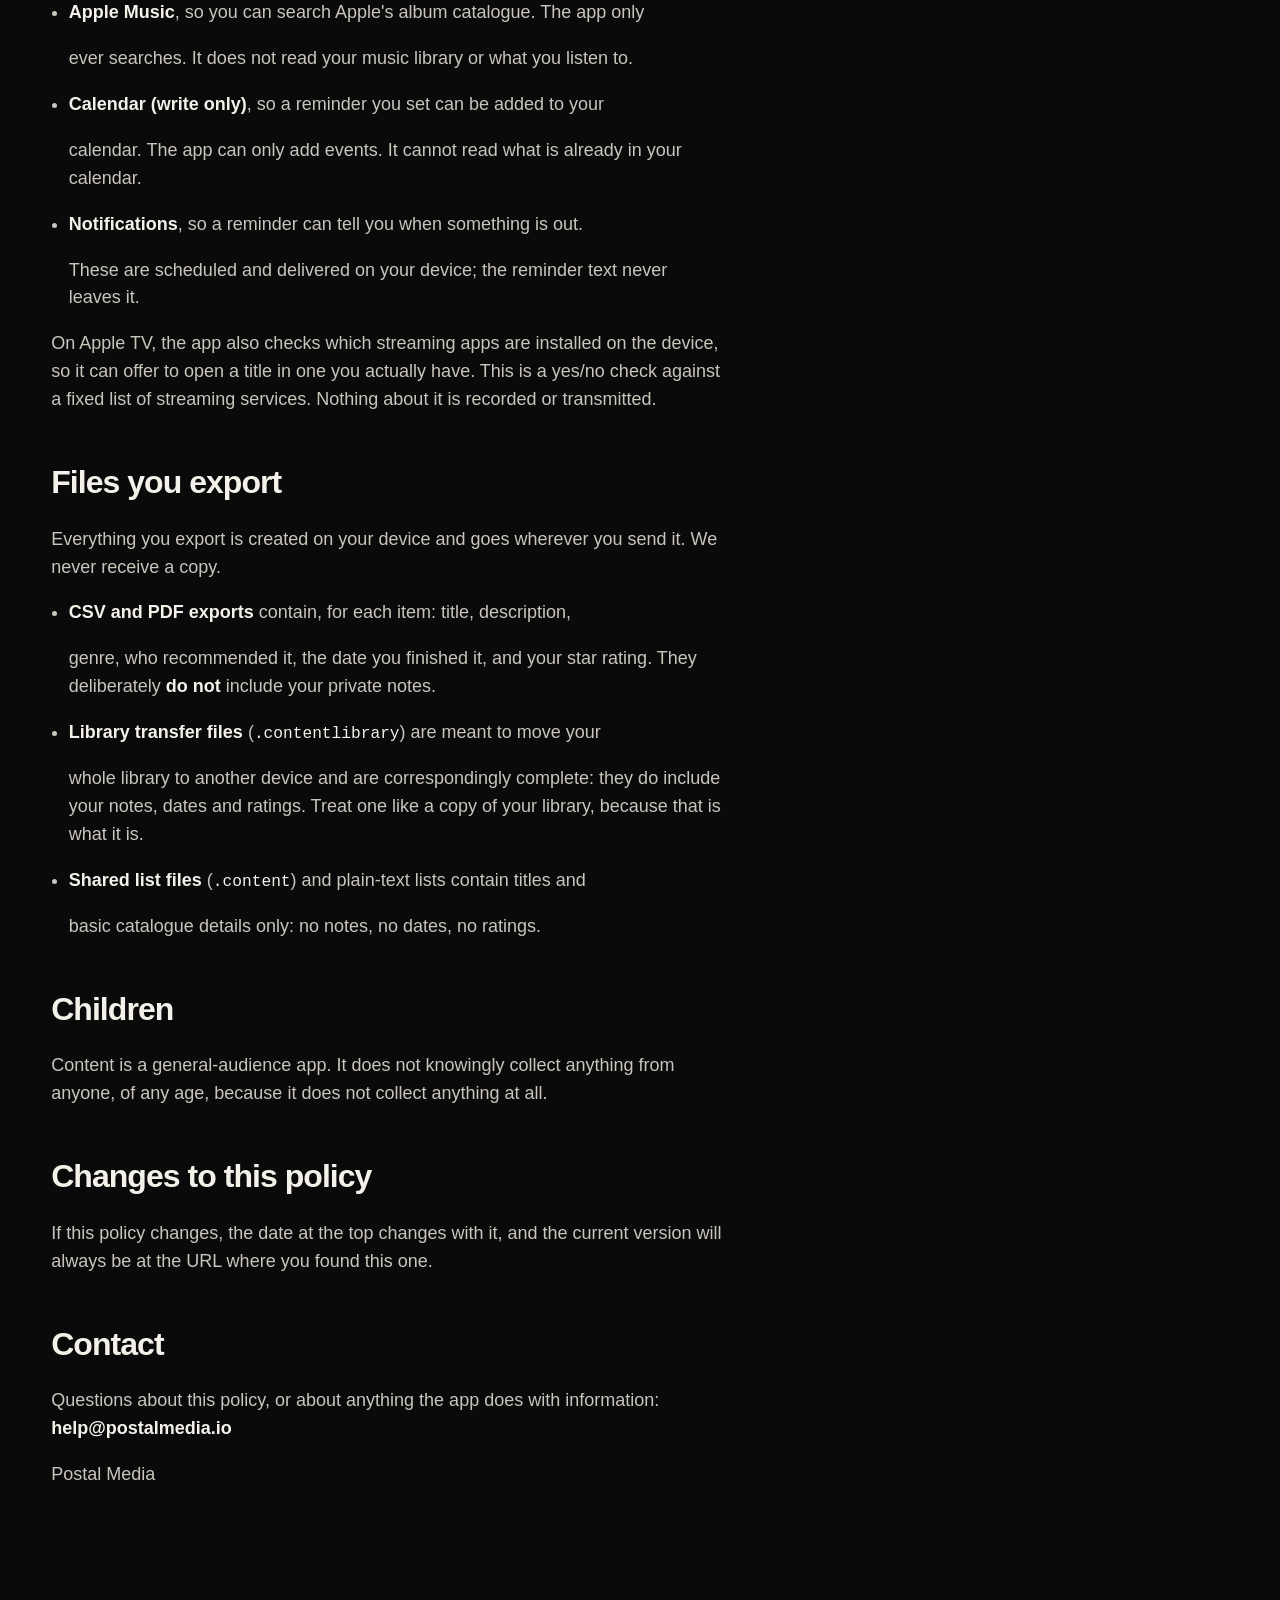
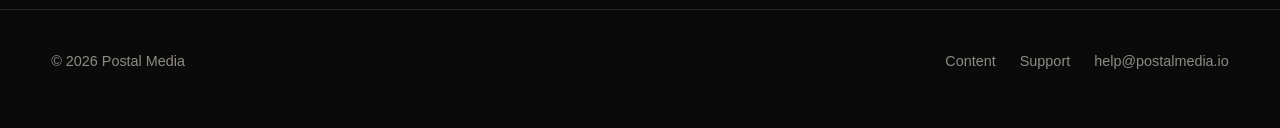
<file: content/privacy/index.html>
<!doctype html>
<html lang="en" data-world="content">
<head>
<meta charset="utf-8">
<meta name="viewport" content="width=device-width, initial-scale=1">
<title>Content Privacy Policy · Postal Media</title>
<meta name="description" content="What Content does with information. No account, no server of ours, no tracking.">
<link rel="stylesheet" href="/assets/css/site.css">
<link rel="icon" href="/assets/brand/content-icon.png">
</head>
<body>

<header class="masthead">
  <div class="wrap">
    <a class="home" href="/">Postal Media</a>
    <nav>
      <a href="/content/">Content</a>
      <a href="/plateau/">Plateau</a>
      <a href="/support/">Support</a>
    </nav>
  </div>
</header>

<main>
  <section>
    <div class="wrap">
      <p class="label">Content · Legal</p>
      <h1 class="display display--sm" style="margin-bottom:2rem">Privacy Policy</h1>
      <div class="doc">
<p><strong>Last updated: 6 September 2026</strong></p>
<p>Content is made by Postal Media. This policy describes exactly what the app does with information. It is written from an audit of the app&#x27;s own source code rather than from a template, and it is meant to be checked against the app&#x27;s behaviour.</p>
<h2>The short version</h2>
<p>Content has no account, no login, and no server of ours. We do not receive your library, your notes, your ratings, or anything else you put into the app. There is no analytics, no crash reporting, no advertising, and no tracking of any kind. The app contains no third-party code at all.</p>
<p>Your library lives on your device, and in your own iCloud account if you leave syncing on. We cannot read either.</p>
<p>The app does have to ask other people&#x27;s catalogues what a film or a book is. That is the one thing that leaves your device, and it is described in full below.</p>
<h2>What we collect</h2>
<p>Nothing.</p>
<p>We operate no server, no database and no API. There is no sign-up, no password, and no user record anywhere. We have no way to identify you and no way to see what is in your library.</p>
<p>The app contains no analytics, telemetry, crash-reporting, attribution or advertising software, and no third-party code of any kind. It is built entirely from Apple&#x27;s own frameworks. It never reads or creates an advertising identifier, a vendor identifier, or any per-install token.</p>
<h2>What leaves your device</h2>
<h3>Searches</h3>
<p>Content does not hold a catalogue of its own. When you search, the text you type is sent to the services that do, so they can answer:</p>
<table><thead><tr><th>Service</th><th>Who runs it</th><th>What is sent</th></tr></thead><tbody>
<tr><td>TMDB</td><td>The Movie Database</td><td>Your search text, and our API key</td></tr>
<tr><td>Open Library</td><td>Internet Archive</td><td>Your search text</td></tr>
<tr><td>iTunes Search</td><td>Apple</td><td>Your search text</td></tr>
<tr><td>RAWG</td><td>RAWG</td><td>Your search text, and our API key</td></tr>
<tr><td>Apple Music</td><td>Apple</td><td>Your search text (only after you allow it)</td></tr>
</tbody></table>
<p><strong>One search can reach several of these at once.</strong> The app&#x27;s default search category is &quot;All&quot;, which asks every enabled provider in parallel. If you want a search to reach only one service, choose that category first.</p>
<p>These requests carry your search text and nothing else we add: no account, no device identifier, no advertising identifier, and none of your library. As with any request to any website, the service on the other end will also see your IP address and your device&#x27;s standard user-agent. Each of those services has its own privacy policy, and we do not control what they do with what they receive.</p>
<p>Opening an item&#x27;s detail screen sends that item&#x27;s catalogue ID, not your search text and not your notes, to the service the item came from, to fetch its description, cast, cover art and streaming availability. Cover images are downloaded from those services&#x27; image servers.</p>
<p>Two smaller ones: album artwork lookups go to MusicBrainz and the Cover Art Archive (the app identifies itself with an app name and contact address, as MusicBrainz asks), and cross-service music links are resolved through Odesli.</p>
<h3>iCloud</h3>
<p>If <strong>Sync Personal Library to iCloud</strong> is on (it is on by default, and can be turned off in Settings on iPhone, iPad and Mac), your libraries, lists and their items are mirrored to <strong>your own private iCloud database</strong> using Apple&#x27;s CloudKit. This is your iCloud account, not ours. We have no access to it; Apple gives developers no read access to a user&#x27;s private CloudKit data. Turning the setting off stops the mirroring entirely (it takes effect the next time the app launches).</p>
<p><strong>Shared Libraries</strong> are different, and the only feature that deliberately shows your data to another person. When you create one and invite someone, that library and its items are shared through Apple&#x27;s CloudKit sharing with the people you invite, and with nobody else. If you have set a display name in Settings, it travels with items you add so other members can see who added what. Your personal library, your private notes and your own star ratings are <strong>not</strong> part of a Shared Library; they stay yours. Leaving or deleting a shared library removes your access to it.</p>
<h3>Nothing else</h3>
<p>Nothing goes to us, because there is nowhere for it to go: there is no server of ours for the app to talk to. It does not phone home, check in, or report on how you use it.</p>
<h2>What stays on your device</h2>
<p>Your library, your lists, your notes, your ratings, your reading and watching dates, and any reminders you set are stored on your device using Apple&#x27;s SwiftData. Cover images and the descriptions the app has fetched are cached locally so the app works offline and does not re-ask the same question.</p>
<p>Daily backups are kept <strong>on your device only</strong>. They are never uploaded to us or anywhere else.</p>
<h2>Permissions the app asks for</h2>
<p>Content asks for three things, always in the moment you use the feature and never at launch. Refusing any of them leaves the rest of the app working.</p>
<ul>
<li><strong>Apple Music</strong>, so you can search Apple&#x27;s album catalogue. The app only</li>
<p>  ever searches. It does not read your music library or what you listen to.</p>
<li><strong>Calendar (write only)</strong>, so a reminder you set can be added to your</li>
<p>  calendar. The app can only add events. It cannot read what is already in   your calendar.</p>
<li><strong>Notifications</strong>, so a reminder can tell you when something is out.</li>
<p>  These are scheduled and delivered on your device; the reminder text never   leaves it.</p>
</ul>
<p>On Apple TV, the app also checks which streaming apps are installed on the device, so it can offer to open a title in one you actually have. This is a yes/no check against a fixed list of streaming services. Nothing about it is recorded or transmitted.</p>
<h2>Files you export</h2>
<p>Everything you export is created on your device and goes wherever you send it. We never receive a copy.</p>
<ul>
<li><strong>CSV and PDF exports</strong> contain, for each item: title, description,</li>
<p>  genre, who recommended it, the date you finished it, and your star   rating. They deliberately <strong>do not</strong> include your private notes.</p>
<li><strong>Library transfer files</strong> (<code>.contentlibrary</code>) are meant to move your</li>
<p>  whole library to another device and are correspondingly complete: they   do include your notes, dates and ratings. Treat one like a copy of your   library, because that is what it is.</p>
<li><strong>Shared list files</strong> (<code>.content</code>) and plain-text lists contain titles and</li>
<p>  basic catalogue details only: no notes, no dates, no ratings.</p>
</ul>
<h2>Children</h2>
<p>Content is a general-audience app. It does not knowingly collect anything from anyone, of any age, because it does not collect anything at all.</p>
<h2>Changes to this policy</h2>
<p>If this policy changes, the date at the top changes with it, and the current version will always be at the URL where you found this one.</p>
<h2>Contact</h2>
<p>Questions about this policy, or about anything the app does with information: <strong>help@postalmedia.io</strong></p>
<p>Postal Media</p>
      </div>
    </div>
  </section>
</main>

<footer class="colophon">
  <div class="wrap">
    <span>© 2026 Postal Media</span>
    <span class="spacer"></span>
    <a href="/content/">Content</a>
    <a href="/support/">Support</a>
    <a href="mailto:help@postalmedia.io">help@postalmedia.io</a>
  </div>
</footer>

</body>
</html>
</file>
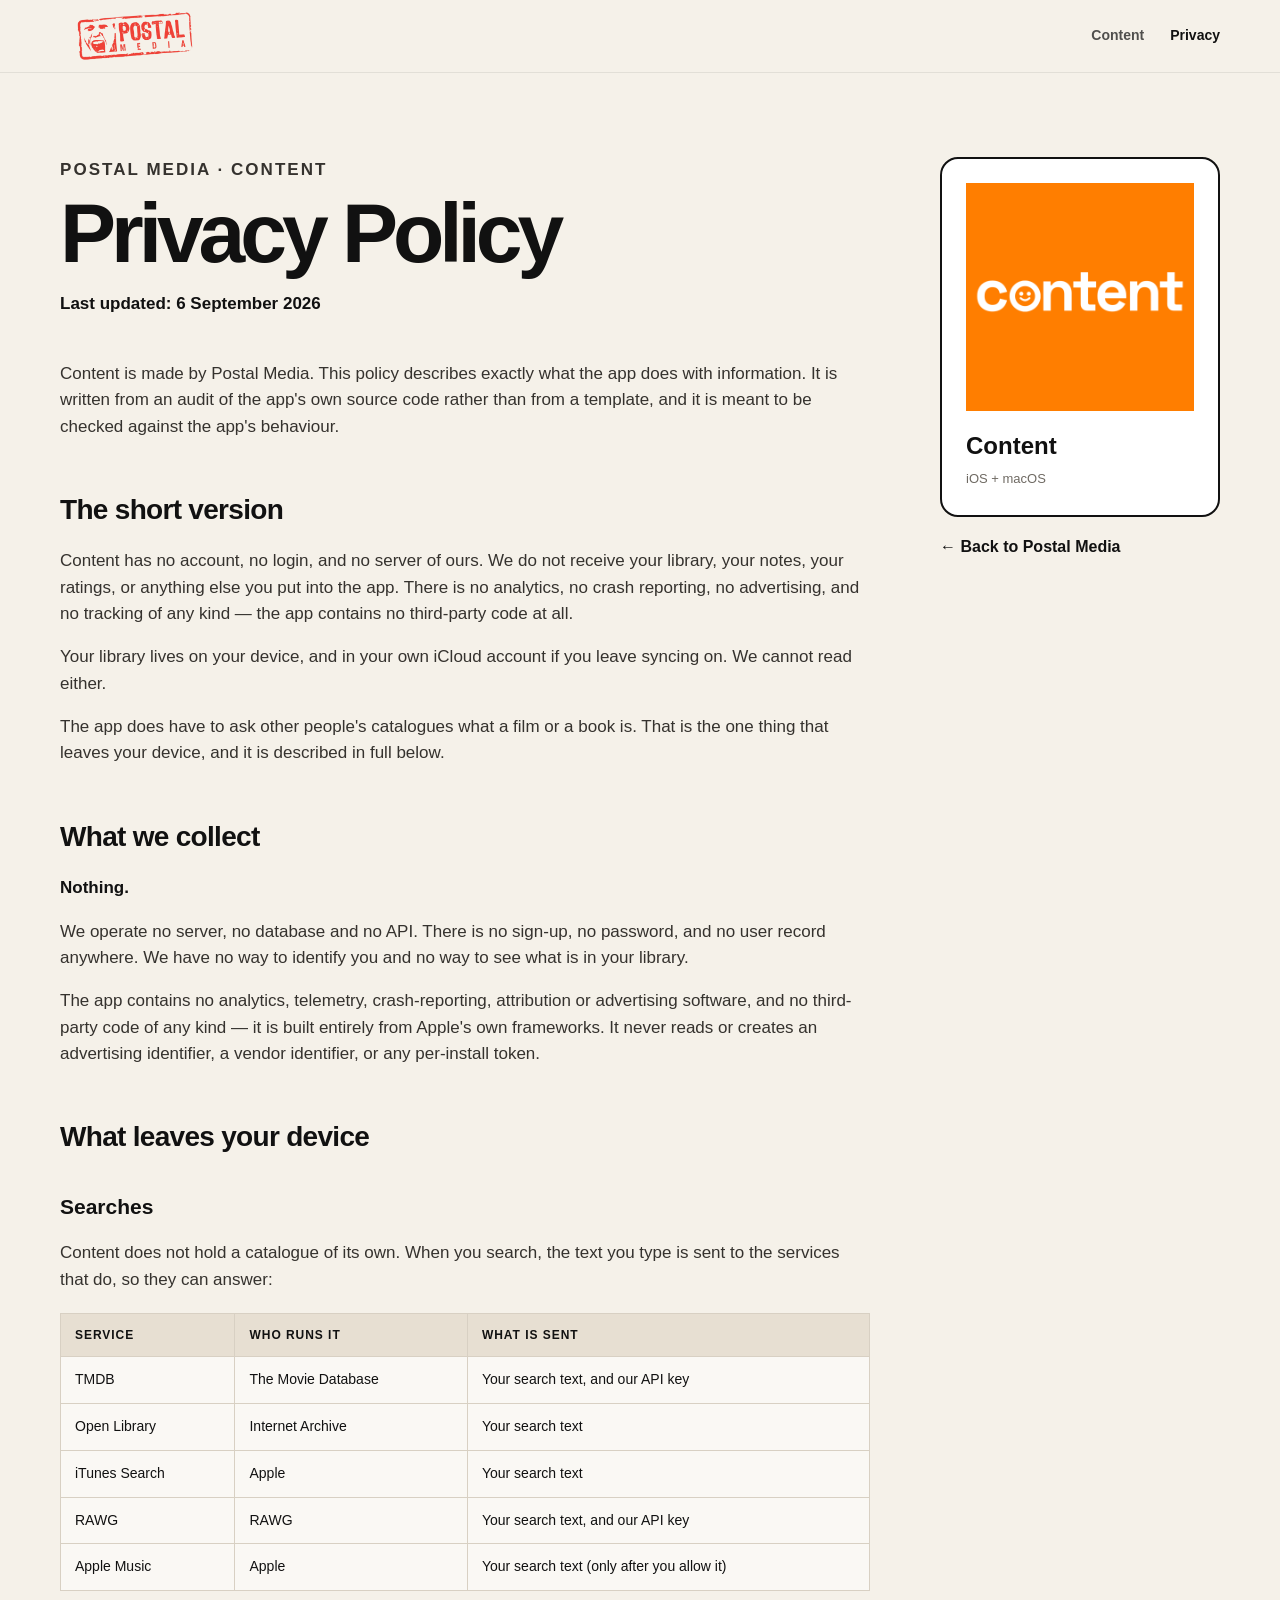
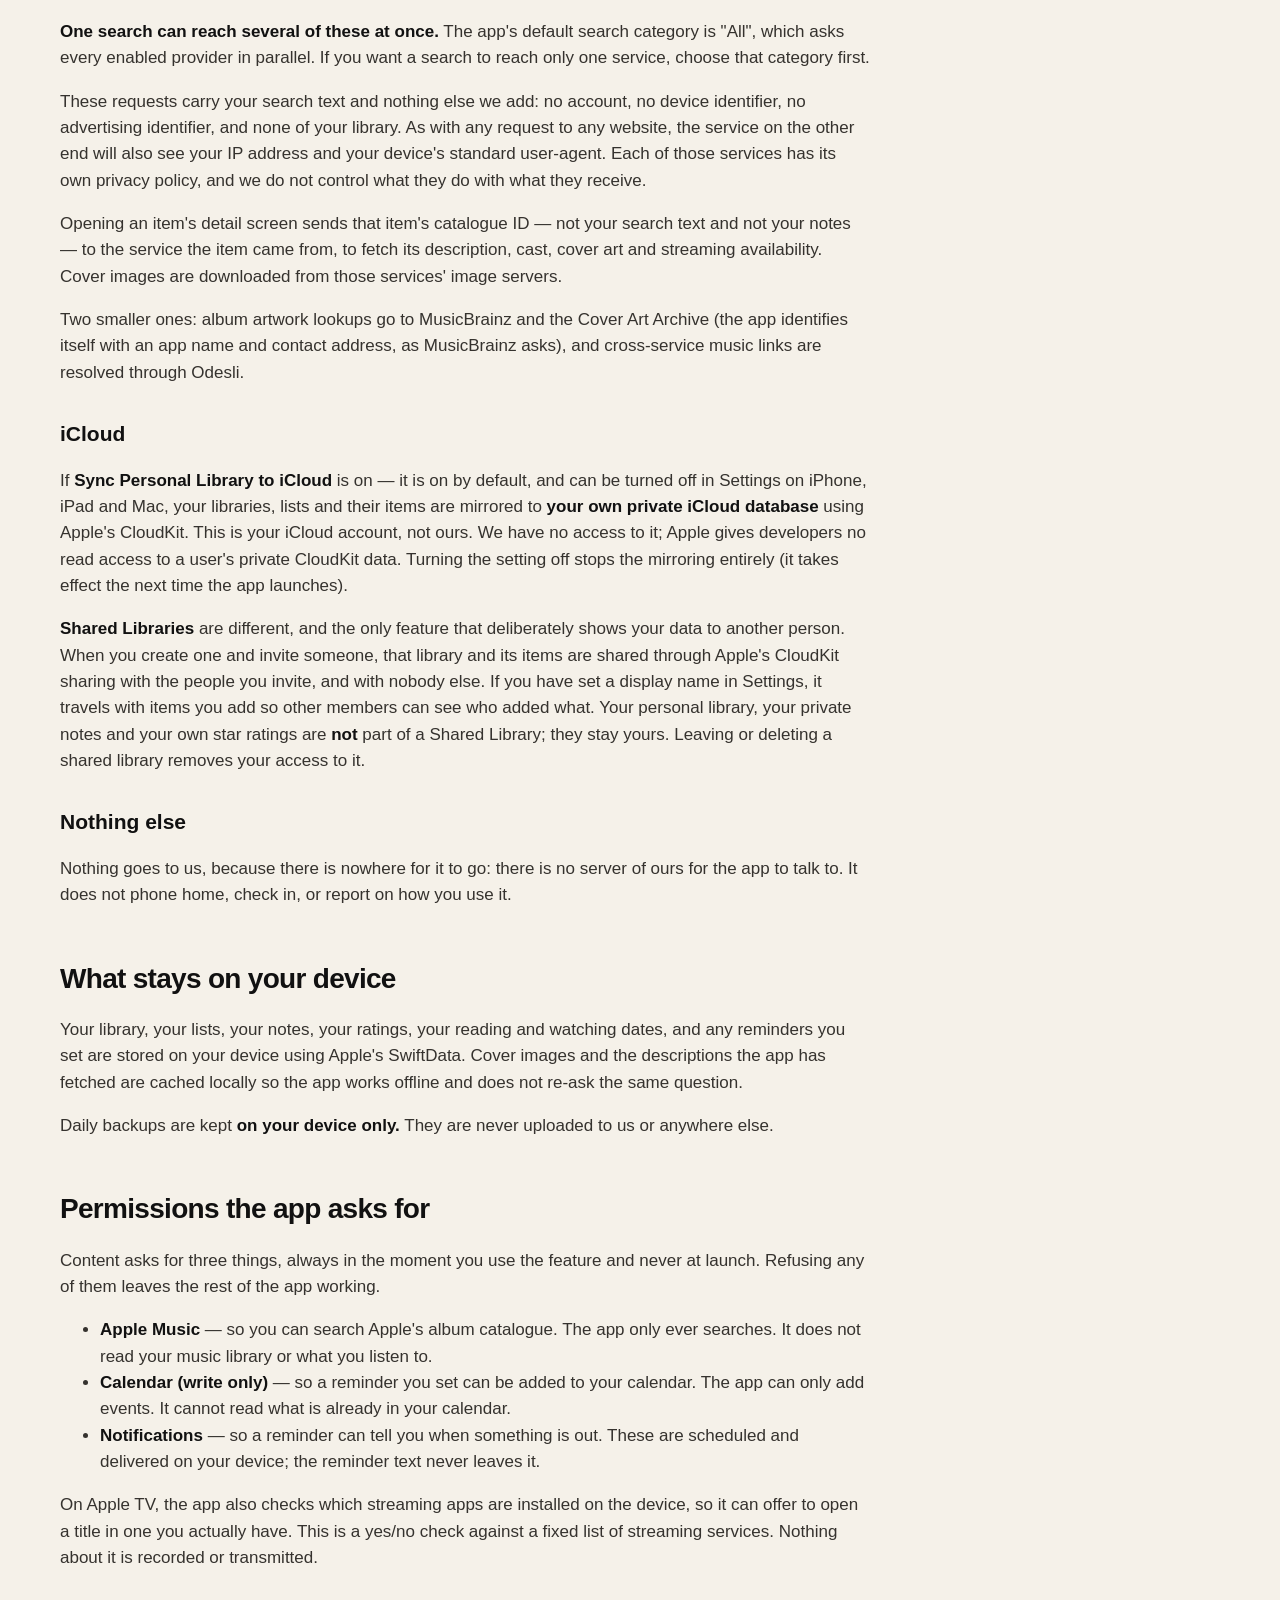
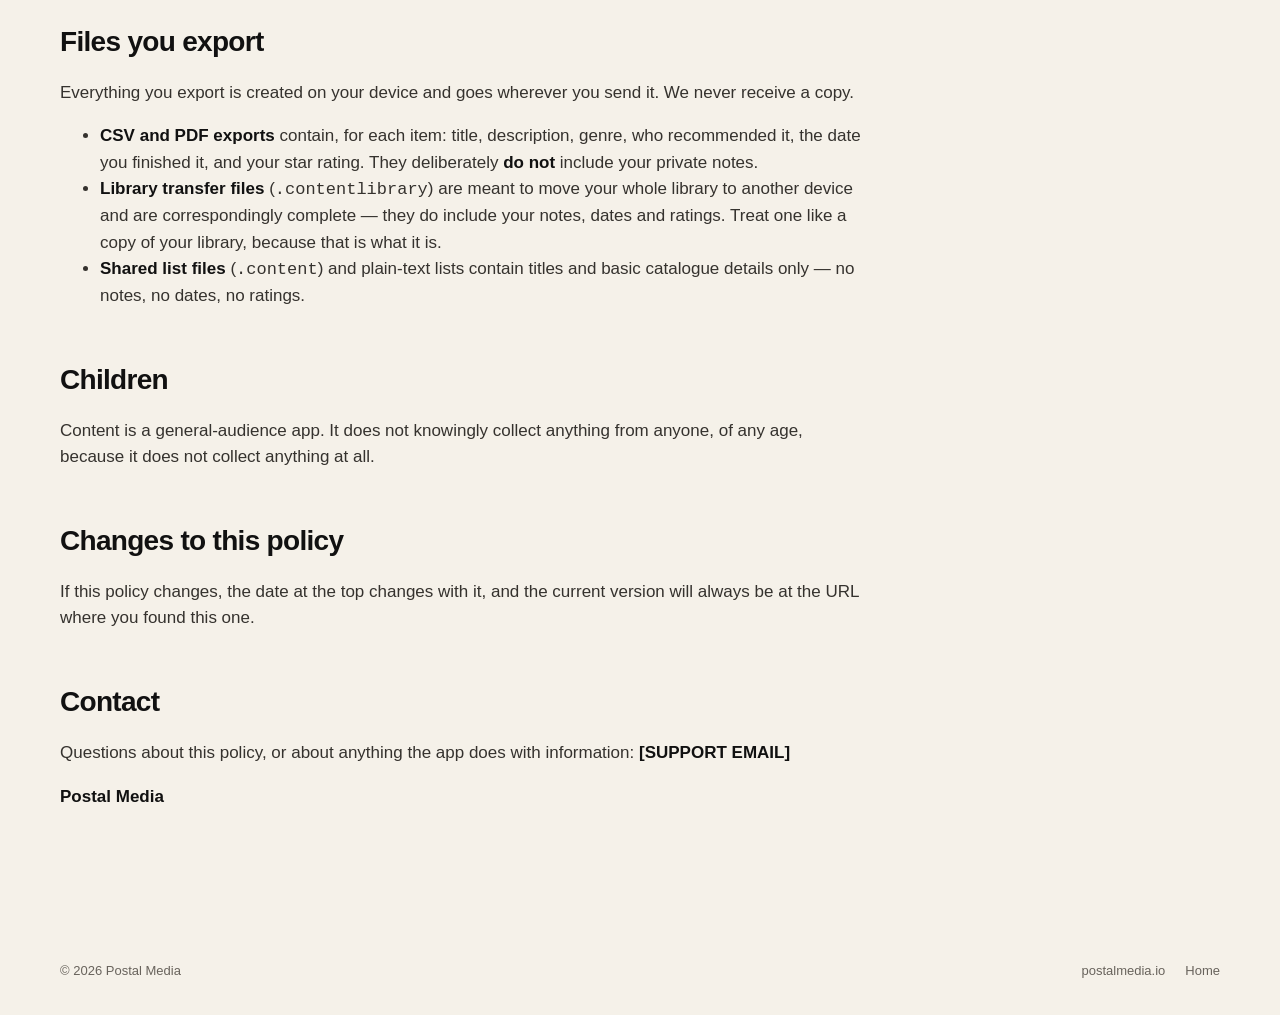
<file: privacy.html>
<!doctype html>
<html lang="en">
<head>
  <meta charset="utf-8">
  <meta name="viewport" content="width=device-width, initial-scale=1">
  <meta name="description" content="Privacy Policy for Content by Postal Media.">
  <title>Privacy Policy for Content | Postal Media</title>
  <link rel="stylesheet" href="styles.css">
</head>
<body>
  <header class="site-header">
    <div class="container nav-wrap">
      <a class="brand" href="index.html" aria-label="Postal Media home">
        <img src="assets/postal-media.png" alt="Postal Media logo">
      </a>
      <nav class="nav" aria-label="Primary navigation">
        <a href="index.html#content">Content</a>
        <a class="active" href="privacy.html">Privacy</a>
      </nav>
    </div>
  </header>

  <main class="privacy-page">
    <div class="container privacy-layout">
      <article class="policy">
        <p class="eyebrow">Postal Media · Content</p>
        <h1>Privacy Policy</h1>
        <p class="policy-meta"><strong>Last updated: 6 September 2026</strong></p>

        <p>Content is made by Postal Media. This policy describes exactly what the app does with information. It is written from an audit of the app's own source code rather than from a template, and it is meant to be checked against the app's behaviour.</p>

        <h2>The short version</h2>
        <p>Content has no account, no login, and no server of ours. We do not receive your library, your notes, your ratings, or anything else you put into the app. There is no analytics, no crash reporting, no advertising, and no tracking of any kind — the app contains no third-party code at all.</p>
        <p>Your library lives on your device, and in your own iCloud account if you leave syncing on. We cannot read either.</p>
        <p>The app does have to ask other people's catalogues what a film or a book is. That is the one thing that leaves your device, and it is described in full below.</p>

        <h2>What we collect</h2>
        <p><strong>Nothing.</strong></p>
        <p>We operate no server, no database and no API. There is no sign-up, no password, and no user record anywhere. We have no way to identify you and no way to see what is in your library.</p>
        <p>The app contains no analytics, telemetry, crash-reporting, attribution or advertising software, and no third-party code of any kind — it is built entirely from Apple's own frameworks. It never reads or creates an advertising identifier, a vendor identifier, or any per-install token.</p>

        <h2>What leaves your device</h2>
        <h3>Searches</h3>
        <p>Content does not hold a catalogue of its own. When you search, the text you type is sent to the services that do, so they can answer:</p>
        <table>
          <thead><tr><th>Service</th><th>Who runs it</th><th>What is sent</th></tr></thead>
          <tbody>
            <tr><td>TMDB</td><td>The Movie Database</td><td>Your search text, and our API key</td></tr>
            <tr><td>Open Library</td><td>Internet Archive</td><td>Your search text</td></tr>
            <tr><td>iTunes Search</td><td>Apple</td><td>Your search text</td></tr>
            <tr><td>RAWG</td><td>RAWG</td><td>Your search text, and our API key</td></tr>
            <tr><td>Apple Music</td><td>Apple</td><td>Your search text (only after you allow it)</td></tr>
          </tbody>
        </table>
        <p><strong>One search can reach several of these at once.</strong> The app's default search category is "All", which asks every enabled provider in parallel. If you want a search to reach only one service, choose that category first.</p>
        <p>These requests carry your search text and nothing else we add: no account, no device identifier, no advertising identifier, and none of your library. As with any request to any website, the service on the other end will also see your IP address and your device's standard user-agent. Each of those services has its own privacy policy, and we do not control what they do with what they receive.</p>
        <p>Opening an item's detail screen sends that item's catalogue ID — not your search text and not your notes — to the service the item came from, to fetch its description, cast, cover art and streaming availability. Cover images are downloaded from those services' image servers.</p>
        <p>Two smaller ones: album artwork lookups go to MusicBrainz and the Cover Art Archive (the app identifies itself with an app name and contact address, as MusicBrainz asks), and cross-service music links are resolved through Odesli.</p>

        <h3>iCloud</h3>
        <p>If <strong>Sync Personal Library to iCloud</strong> is on — it is on by default, and can be turned off in Settings on iPhone, iPad and Mac, your libraries, lists and their items are mirrored to <strong>your own private iCloud database</strong> using Apple's CloudKit. This is your iCloud account, not ours. We have no access to it; Apple gives developers no read access to a user's private CloudKit data. Turning the setting off stops the mirroring entirely (it takes effect the next time the app launches).</p>
        <p><strong>Shared Libraries</strong> are different, and the only feature that deliberately shows your data to another person. When you create one and invite someone, that library and its items are shared through Apple's CloudKit sharing with the people you invite, and with nobody else. If you have set a display name in Settings, it travels with items you add so other members can see who added what. Your personal library, your private notes and your own star ratings are <strong>not</strong> part of a Shared Library; they stay yours. Leaving or deleting a shared library removes your access to it.</p>

        <h3>Nothing else</h3>
        <p>Nothing goes to us, because there is nowhere for it to go: there is no server of ours for the app to talk to. It does not phone home, check in, or report on how you use it.</p>

        <h2>What stays on your device</h2>
        <p>Your library, your lists, your notes, your ratings, your reading and watching dates, and any reminders you set are stored on your device using Apple's SwiftData. Cover images and the descriptions the app has fetched are cached locally so the app works offline and does not re-ask the same question.</p>
        <p>Daily backups are kept <strong>on your device only.</strong> They are never uploaded to us or anywhere else.</p>

        <h2>Permissions the app asks for</h2>
        <p>Content asks for three things, always in the moment you use the feature and never at launch. Refusing any of them leaves the rest of the app working.</p>
        <ul>
          <li><strong>Apple Music</strong> — so you can search Apple's album catalogue. The app only ever searches. It does not read your music library or what you listen to.</li>
          <li><strong>Calendar (write only)</strong> — so a reminder you set can be added to your calendar. The app can only add events. It cannot read what is already in your calendar.</li>
          <li><strong>Notifications</strong> — so a reminder can tell you when something is out. These are scheduled and delivered on your device; the reminder text never leaves it.</li>
        </ul>
        <p>On Apple TV, the app also checks which streaming apps are installed on the device, so it can offer to open a title in one you actually have. This is a yes/no check against a fixed list of streaming services. Nothing about it is recorded or transmitted.</p>

        <h2>Files you export</h2>
        <p>Everything you export is created on your device and goes wherever you send it. We never receive a copy.</p>
        <ul>
          <li><strong>CSV and PDF exports</strong> contain, for each item: title, description, genre, who recommended it, the date you finished it, and your star rating. They deliberately <strong>do not</strong> include your private notes.</li>
          <li><strong>Library transfer files</strong> (<code>.contentlibrary</code>) are meant to move your whole library to another device and are correspondingly complete — they do include your notes, dates and ratings. Treat one like a copy of your library, because that is what it is.</li>
          <li><strong>Shared list files</strong> (<code>.content</code>) and plain-text lists contain titles and basic catalogue details only — no notes, no dates, no ratings.</li>
        </ul>

        <h2>Children</h2>
        <p>Content is a general-audience app. It does not knowingly collect anything from anyone, of any age, because it does not collect anything at all.</p>

        <h2>Changes to this policy</h2>
        <p>If this policy changes, the date at the top changes with it, and the current version will always be at the URL where you found this one.</p>

        <h2>Contact</h2>
        <p>Questions about this policy, or about anything the app does with information: <strong>[SUPPORT EMAIL]</strong></p>

        <p><strong>Postal Media</strong></p>

      </article>

      <aside class="policy-side">
        <div class="side-card">
          <img src="assets/content.png" alt="Content app logo">
          <p>Content</p>
          <span>iOS + macOS</span>
        </div>
        <a class="side-link" href="index.html">← Back to Postal Media</a>
      </aside>
    </div>
  </main>

  <footer class="site-footer">
    <div class="container footer-wrap">
      <div>© <span id="year"></span> Postal Media</div>
      <div class="footer-links">
        <a href="https://www.postalmedia.io">postalmedia.io</a>
        <a href="index.html">Home</a>
      </div>
    </div>
  </footer>

  <script>document.getElementById('year').textContent = new Date().getFullYear();</script>
</body>
</html>
</file>
<file: assets/css/site.css>
/* ==========================================================================
   Postal Media: black, loud, one accent at a time
   --------------------------------------------------------------------------
   One ground everywhere: near-black. The studio's red, Content's orange and
   Plateau's gold each take over a page in turn (see [data-world] at the
   bottom), so every app still has its own world without the background
   flipping between light and dark as you move around the site.

   The fun is in scale and motion: very large type, stickers that sit
   slightly off-square, a word that changes in the headline. Never decoration
   for its own sake. Everything is one stylesheet, no build.
   ========================================================================== */

:root {
  --bg:        #0A0A0A;
  --bg-raise:  #141414;
  --fg:        #F4F1EA;
  --fg-soft:   #C9C5BD;
  --muted:     #8F8B84;
  --line:      #262626;

  --red:       #EE4C44;   /* sampled from the stamp */
  --orange:    #FF7E00;   /* sampled from Content's icon */
  --gold:      #E0AC2E;   /* sampled from Plateau's slate */

  --accent:    var(--red);
  --on-accent: #0A0A0A;

  --measure: 36rem;
  --gap: clamp(1.25rem, 4vw, 3.5rem);

  --sans: -apple-system, BlinkMacSystemFont, "Segoe UI", Inter, Helvetica, Arial, sans-serif;
  --mono: ui-monospace, SFMono-Regular, "SF Mono", Menlo, Consolas, monospace;
}

*, *::before, *::after { box-sizing: border-box; }
html { -webkit-text-size-adjust: 100%; scroll-behavior: smooth; }

body {
  margin: 0;
  background: var(--bg);
  color: var(--fg);
  font-family: var(--sans);
  font-size: clamp(1rem, 0.95rem + 0.25vw, 1.125rem);
  line-height: 1.55;
  -webkit-font-smoothing: antialiased;
  text-rendering: optimizeLegibility;
}

.wrap { width: min(78rem, 100% - 2 * var(--gap)); margin-inline: auto; }

a { color: inherit; }
::selection { background: var(--accent); color: var(--on-accent); }

/* height:auto is not optional. Every img carries width/height attributes so
   the layout reserves space and nothing jumps on load; without this the
   attribute height survives while max-width shrinks the width, and every
   screenshot on the site gets squashed. */
img { max-width: 100%; height: auto; display: block; }
/* A grid track's minimum is its content's min-content width, and for an
   image that is the full pixel width of the file, so a phone screenshot in
   a 1fr column pushes the whole page wider than the viewport. Letting every
   grid child shrink to nothing puts max-width back in charge. */
.hero > *, .idx > *, .feature > *, .roster > *, .grid-shots > * { min-width: 0; }

/* --- Masthead --------------------------------------------------------------
   Sticks to the top with the page showing through, so the wordmark is always
   there and the colour of the current link tells you which world you're in. */

.masthead {
  position: sticky; top: 0; z-index: 10;
  background: color-mix(in srgb, var(--bg) 82%, transparent);
  -webkit-backdrop-filter: blur(14px); backdrop-filter: blur(14px);
  border-bottom: 1px solid var(--line);
  padding-block: 1rem;
}
.masthead .wrap { display: flex; gap: 1.5rem; align-items: center; flex-wrap: wrap; }
.masthead a { text-decoration: none; }
.masthead .home { font-weight: 900; letter-spacing: -0.02em; font-size: 1.1rem; }
.masthead .home:hover { color: var(--accent); }
.masthead nav { margin-left: auto; display: flex; gap: 1.5rem; }
.masthead nav a { color: var(--muted); font-weight: 600; font-size: 0.95rem; }
.masthead nav a:hover { color: var(--fg); }
.masthead [aria-current="page"] { color: var(--accent); }
.masthead [aria-current="page"]:hover { color: var(--accent); }
@media (max-width: 40rem) {
  .masthead .wrap { gap: 1rem; }
  .masthead nav { gap: 1rem; }
  .masthead nav a { font-size: 0.85rem; }
}

/* --- Type -----------------------------------------------------------------
   One display face at a few sizes. Very heavy, very tight. The biggest size
   is for one line per page and should feel slightly too big. */

.display {
  font-size: clamp(2.8rem, 1.6rem + 6vw, 7rem);
  line-height: 0.92;
  letter-spacing: -0.045em;
  font-weight: 900;
  margin: 0;
  text-wrap: balance;
}
.display--sm { font-size: clamp(2rem, 1.3rem + 3vw, 4rem); line-height: 0.98; letter-spacing: -0.035em; }
.display--xl { font-size: clamp(3.4rem, 1.5rem + 9.5vw, 11rem); line-height: 0.88; letter-spacing: -0.05em; }

.accent { color: var(--accent); }
/* Hollow type: the outline of the word in the accent, nothing inside. */
.outline { color: transparent; -webkit-text-stroke: 0.04em var(--accent); }

.lede { font-size: clamp(1.15rem, 1rem + 0.8vw, 1.6rem); line-height: 1.35; max-width: var(--measure); color: var(--fg); margin: 0; }
.prose { max-width: var(--measure); }
.prose p { margin-block: 0 1em; color: var(--fg-soft); }
.prose p:first-of-type { color: var(--fg); }
.prose .display, .prose .display--sm { margin-bottom: 1rem; }

.label {
  font-family: var(--mono);
  font-size: 0.7rem;
  letter-spacing: 0.16em;
  text-transform: uppercase;
  color: var(--accent);
  margin: 0 0 1rem;
}

section { padding-block: clamp(3rem, 8vw, 7rem); }
section + section { border-top: 1px solid var(--line); }
.tight { padding-block: clamp(2rem, 5vw, 4rem); }

/* --- Hero ----------------------------------------------------------------- */
.hero { display: grid; gap: clamp(2rem, 5vw, 4rem); align-items: center; }
@media (min-width: 56rem) { .hero { grid-template-columns: 1.25fr 1fr; } }
.hero__shot { max-width: min(20rem, 100%); margin-inline: auto; }

/* The stamp is ink on paper, so it gets paper. Not decoration: the mark
   knocks the inside of the mouth out in white, and those knockouts only
   read as holes against something white. On the page's own black they
   would light up as solid white shapes and the face would fall apart. */
.stamp-card {
  position: relative;
  display: inline-block;
  padding: clamp(1.5rem, 4vw, 3rem) clamp(1.75rem, 5vw, 3.5rem);
  max-width: 100%;
  transform: rotate(-1.2deg);
  transition: transform .35s cubic-bezier(.2,.9,.3,1.4);
}
.stamp-card:hover { transform: rotate(0deg) scale(1.01); }

/* The paint sits behind the mark and is sized by it, so the swash grows
   and shrinks with the logo instead of needing its own breakpoints.
   Deliberately bled past the padding on every side: a brushstroke that
   stopped exactly at the artwork's edge would read as a shape rather than
   as paint. */
.paint {
  position: absolute;
  inset: -7% -5%;
  width: 110%;
  height: 114%;
  pointer-events: none;
  /* The stamp is tilted inside its own artwork, so an upright swash behind
     it reads as a rectangle someone forgot to rotate. This is the mark's
     own lean, measured off the render, applied to the paint so the two sit
     on the same axis. The card's rotation is on top of both. */
  transform: rotate(-4.8deg);
}
/* Rotating a box makes it wider than its own width: half its height times
   the sine of the angle, at each end. On a phone that was enough to push
   the swash past the viewport and put a horizontal scrollbar on the page,
   so the bleed comes in where there is no room for it. */
@media (max-width: 40rem) {
  .paint { inset: -7% -1%; width: 102%; }
}
.stamp { position: relative; width: min(34rem, 100%); }

/* --- The changing word ------------------------------------------------------
   Four words stacked in one grid cell, each fading in and out in turn. The
   cell is as wide as the widest word, so the line never reflows. */
.cycle { display: inline-grid; vertical-align: baseline; color: var(--accent); }
.cycle > span { grid-area: 1 / 1; opacity: 0; animation: cycle 8s ease-in-out infinite; }
.cycle > span:nth-child(2) { animation-delay: 2s; }
.cycle > span:nth-child(3) { animation-delay: 4s; }
.cycle > span:nth-child(4) { animation-delay: 6s; }
@keyframes cycle {
  0%   { opacity: 0; transform: translateY(0.35em); }
  6%   { opacity: 1; transform: translateY(0); }
  22%  { opacity: 1; transform: translateY(0); }
  28%  { opacity: 0; transform: translateY(-0.35em); }
  100% { opacity: 0; transform: translateY(-0.35em); }
}

/* --- Stickers --------------------------------------------------------------
   Short claims, stuck on. Each one lands at a slightly different angle. */
.stickers { display: flex; flex-wrap: wrap; gap: 0.6rem 0.5rem; margin: 0; padding: 0; list-style: none; }
.sticker {
  display: inline-block;
  background: var(--accent);
  color: var(--on-accent);
  font-weight: 900;
  font-size: 0.85rem;
  letter-spacing: 0.02em;
  text-transform: uppercase;
  padding: 0.45em 0.9em;
  border-radius: 999px;
  transform: rotate(-2.5deg);
  transition: transform .2s ease;
}
.sticker:nth-child(2n) { transform: rotate(2deg); }
.sticker:nth-child(3n) { transform: rotate(-1deg); }
.sticker:hover { transform: rotate(0) scale(1.06); }
.sticker--ghost { background: transparent; color: var(--accent); box-shadow: inset 0 0 0 2px var(--accent); }

/* --- Buttons --------------------------------------------------------------- */
.btn {
  display: inline-block;
  font-weight: 800;
  font-size: 1rem;
  letter-spacing: -0.01em;
  text-decoration: none;
  padding: 0.95rem 1.6rem;
  border-radius: 999px;
  background: var(--accent);
  color: var(--on-accent);
  border: 2px solid var(--accent);
  transition: transform .15s ease, background-color .15s ease, color .15s ease;
}
.btn:hover { transform: translateY(-2px); }
.btn--ghost { background: transparent; color: var(--accent); }
.btn--ghost:hover { background: var(--accent); color: var(--on-accent); }
.btn--lg { font-size: 1.2rem; padding: 1.15rem 2rem; }
.actions { display: flex; flex-wrap: wrap; gap: 0.75rem 1rem; align-items: center; margin-top: 2rem; }

/* --- Roster (home) ---------------------------------------------------------
   Each app is a card in its own accent. The card only shows its colour when
   you reach for it, so the home page stays the studio's red until you pick. */
.roster { display: grid; gap: 1.25rem; }
@media (min-width: 52rem) { .roster { grid-template-columns: 1fr 1fr; } }
.card {
  --card: var(--accent);
  display: grid;
  gap: 1.5rem;
  align-content: start;
  padding: clamp(1.5rem, 3vw, 2.5rem);
  min-height: 24rem;
  background: var(--bg-raise);
  border: 1px solid var(--line);
  border-radius: 1.75rem;
  text-decoration: none;
  color: inherit;
  transition: transform .25s ease, border-color .25s ease, box-shadow .25s ease;
}
.card:hover { transform: translateY(-6px); border-color: var(--card); box-shadow: 0 30px 60px -30px color-mix(in srgb, var(--card) 60%, transparent); }
.card--content { --card: var(--orange); }
.card--plateau { --card: var(--gold); }
.card__top { display: flex; align-items: flex-start; justify-content: space-between; gap: 1rem; }
.card__icon { width: 5.5rem; height: 5.5rem; border-radius: 22.4%; transition: transform .3s cubic-bezier(.2,.9,.3,1.4); }
.card:hover .card__icon { transform: rotate(-8deg) scale(1.06); }
.card__status { --accent: var(--card); --on-accent: #0A0A0A; }
.card__name { font-size: clamp(2.4rem, 1.5rem + 3vw, 4rem); font-weight: 900; letter-spacing: -0.04em; line-height: 0.95; margin: 0; transition: color .25s ease; }
.card:hover .card__name { color: var(--card); }
.card__what { margin: 0; color: var(--fg-soft); font-size: 1.05rem; max-width: 30rem; }
.card__meta { margin: auto 0 0; font-family: var(--mono); font-size: 0.7rem; letter-spacing: 0.14em; text-transform: uppercase; color: var(--muted); }
.card__go { color: var(--card); font-weight: 800; }

/* --- The index (Content's feature list) ------------------------------------
   Ten numbered claims. The numeral is the accent, the headline is huge, the
   body is short. Items with a screenshot get a third column on wide screens. */
.index { border-top: 1px solid var(--line); }
.idx {
  display: grid;
  grid-template-columns: minmax(3.5rem, 5rem) 1fr;
  gap: clamp(1rem, 3vw, 2.5rem);
  padding-block: clamp(2.5rem, 5vw, 4.5rem);
  border-bottom: 1px solid var(--line);
  align-items: start;
}
.idx__n { font-weight: 900; font-size: clamp(1.6rem, 1rem + 2vw, 2.6rem); letter-spacing: -0.04em; line-height: 1; color: var(--accent); font-variant-numeric: tabular-nums; padding-top: .35rem; }
.idx h3 { font-size: clamp(1.9rem, 1.2rem + 3vw, 3.6rem); font-weight: 900; letter-spacing: -0.04em; line-height: 0.95; margin: 0 0 1rem; text-wrap: balance; }
.idx p { margin: 0 0 1em; max-width: var(--measure); color: var(--fg-soft); }
.idx p:last-child { margin-bottom: 0; }
.idx strong { color: var(--fg); }
.idx__shot { grid-column: 2; margin-top: 1.5rem; }
.idx__shot .shot { max-width: min(17rem, 100%); }
.idx__shot--wide .shot { max-width: 100%; }
.idx__shot--row { display: flex; gap: 1rem; flex-wrap: wrap; }
.idx__shot--row .shot { max-width: min(14rem, 100%); flex: 1 1 10rem; }
/* On a phone the numeral goes above the headline instead of beside it, so
   the text and the screenshots get the full width. */
@media (max-width: 40rem) {
  .idx { grid-template-columns: 1fr; gap: 0.75rem; }
  .idx__shot { grid-column: 1; }
  .idx__n { padding-top: 0; }
}
@media (min-width: 60rem) {
  .idx--shot { grid-template-columns: minmax(3.5rem, 5rem) 1fr minmax(0, 20rem); }
  .idx--shot .idx__shot { grid-column: 3; grid-row: 1; margin-top: 0; justify-self: end; }
  .idx--shot .idx__shot--row { grid-column: 3; min-width: 20rem; }
}

.shot { border: 1px solid var(--line); background: #000; border-radius: 1.25rem; overflow: hidden; }
.shot--phone { border-radius: 2.2rem; }
.grid-shots { display: grid; gap: 1rem; grid-template-columns: repeat(auto-fit, minmax(min(16rem, 100%), 1fr)); align-items: start; }

/* --- The maker's note -----------------------------------------------------
   The section above this one argues about the market. This one is a person
   talking, so it gets a different shape rather than a third stack of
   paragraphs in the same voice: a raised ground, the accent holding the
   left edge, and a narrower measure so it reads like a letter rather than
   a page. It sits directly under the section above it, sharing that
   section's bottom padding instead of adding a second gap. */
.note-band { padding-top: 0; border-top: 0; }
.note {
  max-width: 46rem;
  background: var(--bg-raise);
  border-left: 3px solid var(--accent);
  border-radius: 0 1.25rem 1.25rem 0;
  padding: clamp(1.5rem, 4vw, 2.5rem);
}
.note p { color: var(--fg-soft); max-width: 36rem; margin: 0 0 1em; }
.note p:last-child { margin-bottom: 0; }
.note .display--sm { margin-bottom: 1rem; }
/* A name, not another paragraph: the accent and the extra space above are
   what say the note has ended and a person wrote it. */
.note .signature {
  margin-top: 1.5rem;
  color: var(--accent);
  font-weight: 800;
  font-size: 1.1rem;
  letter-spacing: -0.01em;
}

/* --- Big words (Plateau's list, and any bold list) -------------------------- */
.bigwords { list-style: none; margin: 0; padding: 0; }
.bigwords li {
  font-size: clamp(1.8rem, 1.2rem + 2.8vw, 3.6rem);
  font-weight: 900;
  letter-spacing: -0.04em;
  line-height: 1.05;
  padding-block: .35rem;
  border-bottom: 1px solid var(--line);
  transition: color .2s ease, padding-left .2s ease;
}
.bigwords li:hover { color: var(--accent); padding-left: .4em; }

/* --- Feature rows (two columns of anything) ---------------------------------- */
.feature { display: grid; gap: clamp(1.5rem, 4vw, 3rem); align-items: center; }
.feature--top { align-items: start; }
@media (min-width: 52rem) {
  .feature { grid-template-columns: 1fr 1fr; }
  .feature--flip > :first-child { order: 2; }
}
.feature h3 { font-size: clamp(1.5rem, 1rem + 1.8vw, 2.4rem); letter-spacing: -0.03em; line-height: 1.02; margin: 0 0 .6rem; font-weight: 900; }

/* --- The closer ------------------------------------------------------------- */
.closer { text-align: left; }
.closer .display--xl { margin-bottom: 2rem; }

/* --- Footer ----------------------------------------------------------------- */
.colophon {
  border-top: 1px solid var(--line);
  padding-block: 2.5rem 3.5rem;
  font-size: 0.9rem;
  color: var(--muted);
}
.colophon .wrap { display: flex; gap: 1.5rem; flex-wrap: wrap; align-items: center; }
.colophon a { text-decoration: none; }
.colophon a:hover { color: var(--accent); }
.colophon .spacer { margin-left: auto; }

/* --- Long-form (privacy policy) -------------------------------------------- */
.doc { max-width: 42rem; }
.doc p, .doc li { color: var(--fg-soft); }
.doc strong { color: var(--fg); }
.doc h2 { font-size: clamp(1.4rem, 1rem + 1.4vw, 2rem); letter-spacing: -0.03em; margin: 2.75rem 0 .75rem; font-weight: 900; color: var(--fg); }
.doc h3 { font-size: 1.1rem; margin: 1.75rem 0 .5rem; color: var(--fg); }
.doc ul { padding-left: 1.1rem; }
.doc li { margin-bottom: .5rem; }
.doc table { width: 100%; border-collapse: collapse; margin: 1.25rem 0; font-size: .92rem; }
.doc th, .doc td { text-align: left; padding: .55rem .6rem; border-bottom: 1px solid var(--line); vertical-align: top; }
.doc th { font-family: var(--mono); font-size: .66rem; letter-spacing: .12em; text-transform: uppercase; color: var(--accent); }
.doc code { font-family: var(--mono); font-size: .9em; color: var(--fg); }
.doc a { color: var(--accent); }

/* ==========================================================================
   Worlds: same black, a different colour holding the pen
   ========================================================================== */
[data-world="content"] { --accent: var(--orange); }
[data-world="plateau"] { --accent: var(--gold); }

@media (prefers-reduced-motion: reduce) {
  *, *::before, *::after { transition: none !important; animation: none !important; }
  html { scroll-behavior: auto; }
  .cycle > span { display: none; }
  .cycle > span:first-child { display: inline; opacity: 1; }
  .sticker { transform: none; }
}
</file>
<file: styles.css>
:root {
  --ink: #111111;
  --paper: #f5f1e9;
  --paper-2: #ebe5da;
  --orange: #ff7a00;
  --red: #f4433b;
  --muted: #66615a;
  --line: #d8d0c3;
  --white: #ffffff;
  --max: 1160px;
  --radius: 22px;
}

* { box-sizing: border-box; }
html { scroll-behavior: smooth; }
body {
  margin: 0;
  color: var(--ink);
  background: var(--paper);
  font-family: Inter, ui-sans-serif, -apple-system, BlinkMacSystemFont, "Segoe UI", sans-serif;
  line-height: 1.55;
}
a { color: inherit; }
img { max-width: 100%; display: block; }
.container { width: min(calc(100% - 40px), var(--max)); margin: 0 auto; }

.site-header {
  position: sticky;
  top: 0;
  z-index: 20;
  background: color-mix(in srgb, var(--paper) 92%, transparent);
  backdrop-filter: blur(16px);
  border-bottom: 1px solid rgba(17,17,17,.08);
}
.nav-wrap { min-height: 72px; display: flex; align-items: center; justify-content: space-between; gap: 24px; }
.brand img { width: 150px; height: auto; }
.nav { display: flex; gap: 26px; font-weight: 700; font-size: 14px; }
.nav a { text-decoration: none; opacity: .72; }
.nav a:hover, .nav a.active { opacity: 1; }

.hero { padding: 78px 0 96px; overflow: hidden; }
.hero-grid { display: grid; grid-template-columns: minmax(0, 900px); gap: 64px; align-items: center; }
.eyebrow, .kicker {
  margin: 0 0 12px;
  font-size: 12px;
  font-weight: 800;
  letter-spacing: .12em;
  text-transform: uppercase;
}
.eyebrow { color: #726d65; }
.hero h1 { margin: 0; font-size: clamp(58px, 7.5vw, 104px); line-height: .92; letter-spacing: -.06em; max-width: 760px; }
.hero h1 span { color: var(--red); }
.lede { margin: 30px 0 0; max-width: 620px; font-size: clamp(19px, 2.2vw, 25px); line-height: 1.35; color: #45413b; }
.hero-actions { display: flex; flex-wrap: wrap; gap: 18px; align-items: center; margin-top: 34px; }
.button { display: inline-flex; align-items: center; justify-content: center; min-height: 50px; padding: 0 20px; border-radius: 999px; text-decoration: none; font-weight: 800; border: 2px solid var(--ink); }
.button-dark { background: var(--ink); color: var(--white); }
.button-light { background: var(--white); color: var(--ink); border-color: var(--white); }
.text-link { font-weight: 800; text-decoration: none; border-bottom: 2px solid currentColor; padding-bottom: 2px; }

.app-section { padding: 96px 0; background: var(--paper-2); border-top: 1px solid var(--line); border-bottom: 1px solid var(--line); }
.section-intro { max-width: 760px; }
.section-intro h2, .principles h2, .privacy-box h2 { margin: 0; font-size: clamp(44px, 6vw, 72px); letter-spacing: -.05em; line-height: .96; }
.section-intro > p:last-child { margin: 18px 0 0; font-size: 20px; color: #4a4640; }
.app-card { margin-top: 52px; display: grid; grid-template-columns: 420px 1fr; border: 2px solid var(--ink); border-radius: var(--radius); overflow: hidden; background: var(--white); }
.app-art { min-height: 420px; display: grid; place-items: center; padding: 56px; background: var(--orange); border-right: 2px solid var(--ink); }
.app-art img { width: min(100%, 350px); }
.app-copy { padding: 56px; }
.kicker { color: var(--red); }
.app-copy h3 { margin: 0; font-size: clamp(36px, 4vw, 54px); line-height: .98; letter-spacing: -.045em; }
.app-copy p { max-width: 640px; font-size: 18px; color: #4d4944; }
.tech-row { display: flex; flex-wrap: wrap; gap: 8px; margin-top: 28px; }
.tech-row span { border: 1px solid var(--line); border-radius: 999px; padding: 7px 11px; font-size: 12px; font-weight: 800; background: #faf8f4; }

.principles { padding: 104px 0; background: var(--ink); color: var(--white); }
.principle-grid { display: grid; grid-template-columns: 1fr 1fr; gap: 80px; align-items: start; }
.principles .eyebrow { color: var(--orange); }
.principles h2 { max-width: 620px; }
.principle-copy { padding-top: 72px; }
.principle-copy p { margin: 0 0 22px; max-width: 560px; font-size: 20px; color: rgba(255,255,255,.72); }

.privacy-cta { padding: 80px 0; background: var(--red); }
.privacy-box { display: flex; align-items: end; justify-content: space-between; gap: 40px; }
.privacy-box .eyebrow { color: rgba(17,17,17,.6); }
.privacy-box h2 { max-width: 760px; }
.privacy-box p { margin: 18px 0 0; font-size: 18px; max-width: 640px; }

.site-footer { padding: 34px 0; background: var(--paper); }
.footer-wrap { display: flex; justify-content: space-between; align-items: center; gap: 20px; font-size: 13px; color: #68635c; }
.footer-links { display: flex; gap: 20px; }
.footer-links a { text-decoration: none; }
.footer-links a:hover { text-decoration: underline; }

.privacy-page { padding: 84px 0 100px; }
.privacy-layout { display: grid; grid-template-columns: minmax(0, 1fr) 280px; gap: 70px; align-items: start; }
.policy { max-width: 820px; }
.policy h1 { margin: 0; font-size: clamp(54px, 7vw, 84px); letter-spacing: -.06em; line-height: .92; }
.policy-meta { color: #6e6860; font-size: 14px; margin: 18px 0 44px; }
.policy h2 { margin: 48px 0 12px; font-size: 28px; letter-spacing: -.025em; }
.policy h3 { margin: 32px 0 10px; font-size: 21px; }
.policy p, .policy li { font-size: 17px; color: #35322e; }
.policy strong { color: var(--ink); }
.policy a { text-decoration-thickness: 2px; text-underline-offset: 2px; }
.policy table { width: 100%; border-collapse: collapse; margin: 20px 0 28px; font-size: 14px; background: rgba(255,255,255,.48); }
.policy th, .policy td { padding: 12px 14px; border: 1px solid var(--line); text-align: left; vertical-align: top; }
.policy th { background: #e7dfd2; font-size: 12px; text-transform: uppercase; letter-spacing: .08em; }
.policy-note { margin-top: 56px; padding: 22px 24px; border: 2px solid var(--ink); border-radius: 16px; background: var(--white); }
.policy-note p { margin-bottom: 0; }
.policy-side { position: sticky; top: 100px; }
.side-card { padding: 24px; border: 2px solid var(--ink); border-radius: 18px; background: var(--white); }
.side-card img { width: 100%; aspect-ratio: 1; object-fit: cover; }
.side-card p { margin: 16px 0 2px; font-size: 24px; font-weight: 900; }
.side-card span { font-size: 13px; color: #6f6a63; }
.side-link { display: inline-block; margin-top: 18px; font-weight: 800; text-decoration: none; }

@media (max-width: 900px) {
  .hero-grid, .app-card, .principle-grid, .privacy-layout { grid-template-columns: 1fr; }
  .hero-grid { gap: 52px; }
  .app-art { border-right: 0; border-bottom: 2px solid var(--ink); }
  .principle-copy { padding-top: 0; }
  .privacy-layout { gap: 42px; }
  .policy-side { position: static; order: -1; max-width: 260px; }
  .privacy-box { align-items: flex-start; flex-direction: column; }
}

@media (max-width: 640px) {
  .container { width: min(calc(100% - 28px), var(--max)); }
  .site-header { position: static; }
  .nav-wrap { min-height: 64px; }
  .brand img { width: 130px; }
  .nav { gap: 16px; }
  .hero { padding: 54px 0 70px; }
  .app-section, .principles { padding: 72px 0; }
  .app-card { margin-top: 34px; }
  .app-art, .app-copy { padding: 34px; }
  .privacy-cta { padding: 64px 0; }
  .footer-wrap { flex-direction: column; align-items: flex-start; }
  .policy h2 { margin-top: 38px; }
  .policy table { display: block; overflow-x: auto; }
}
</file>
